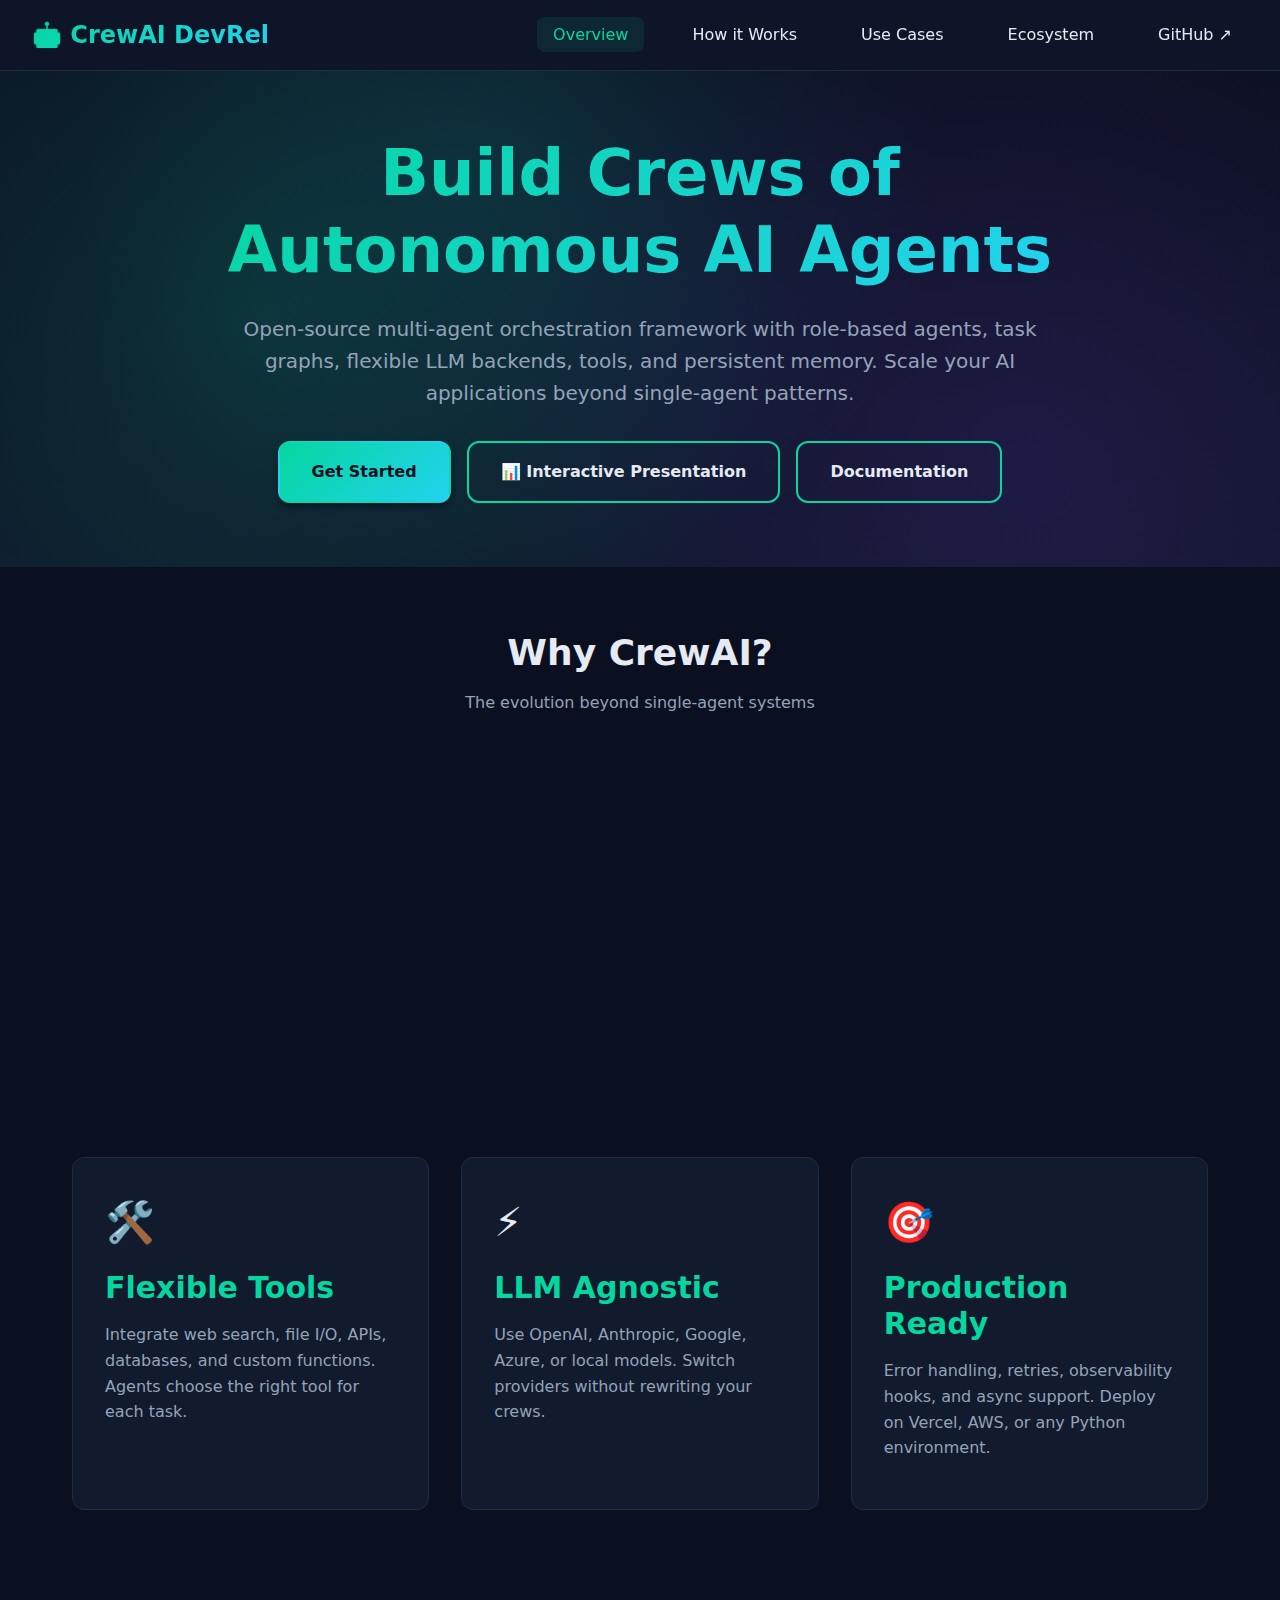
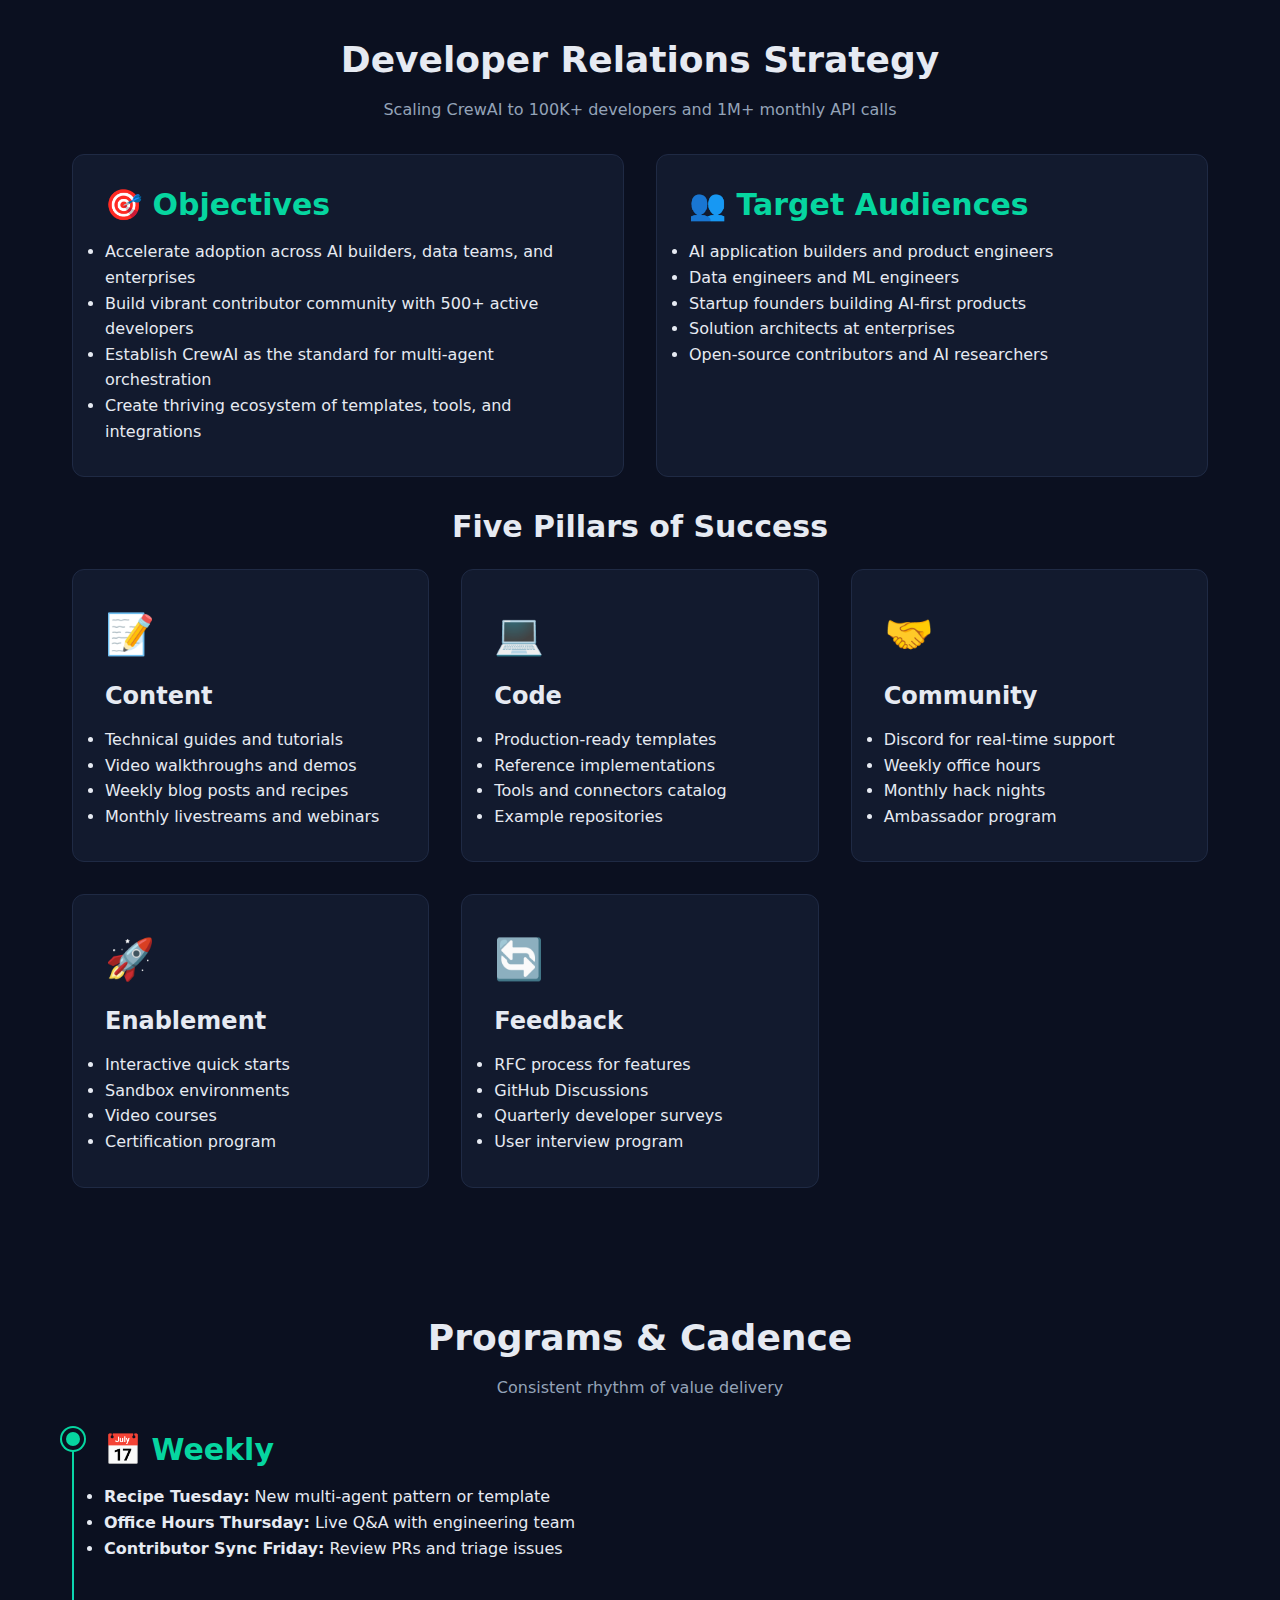
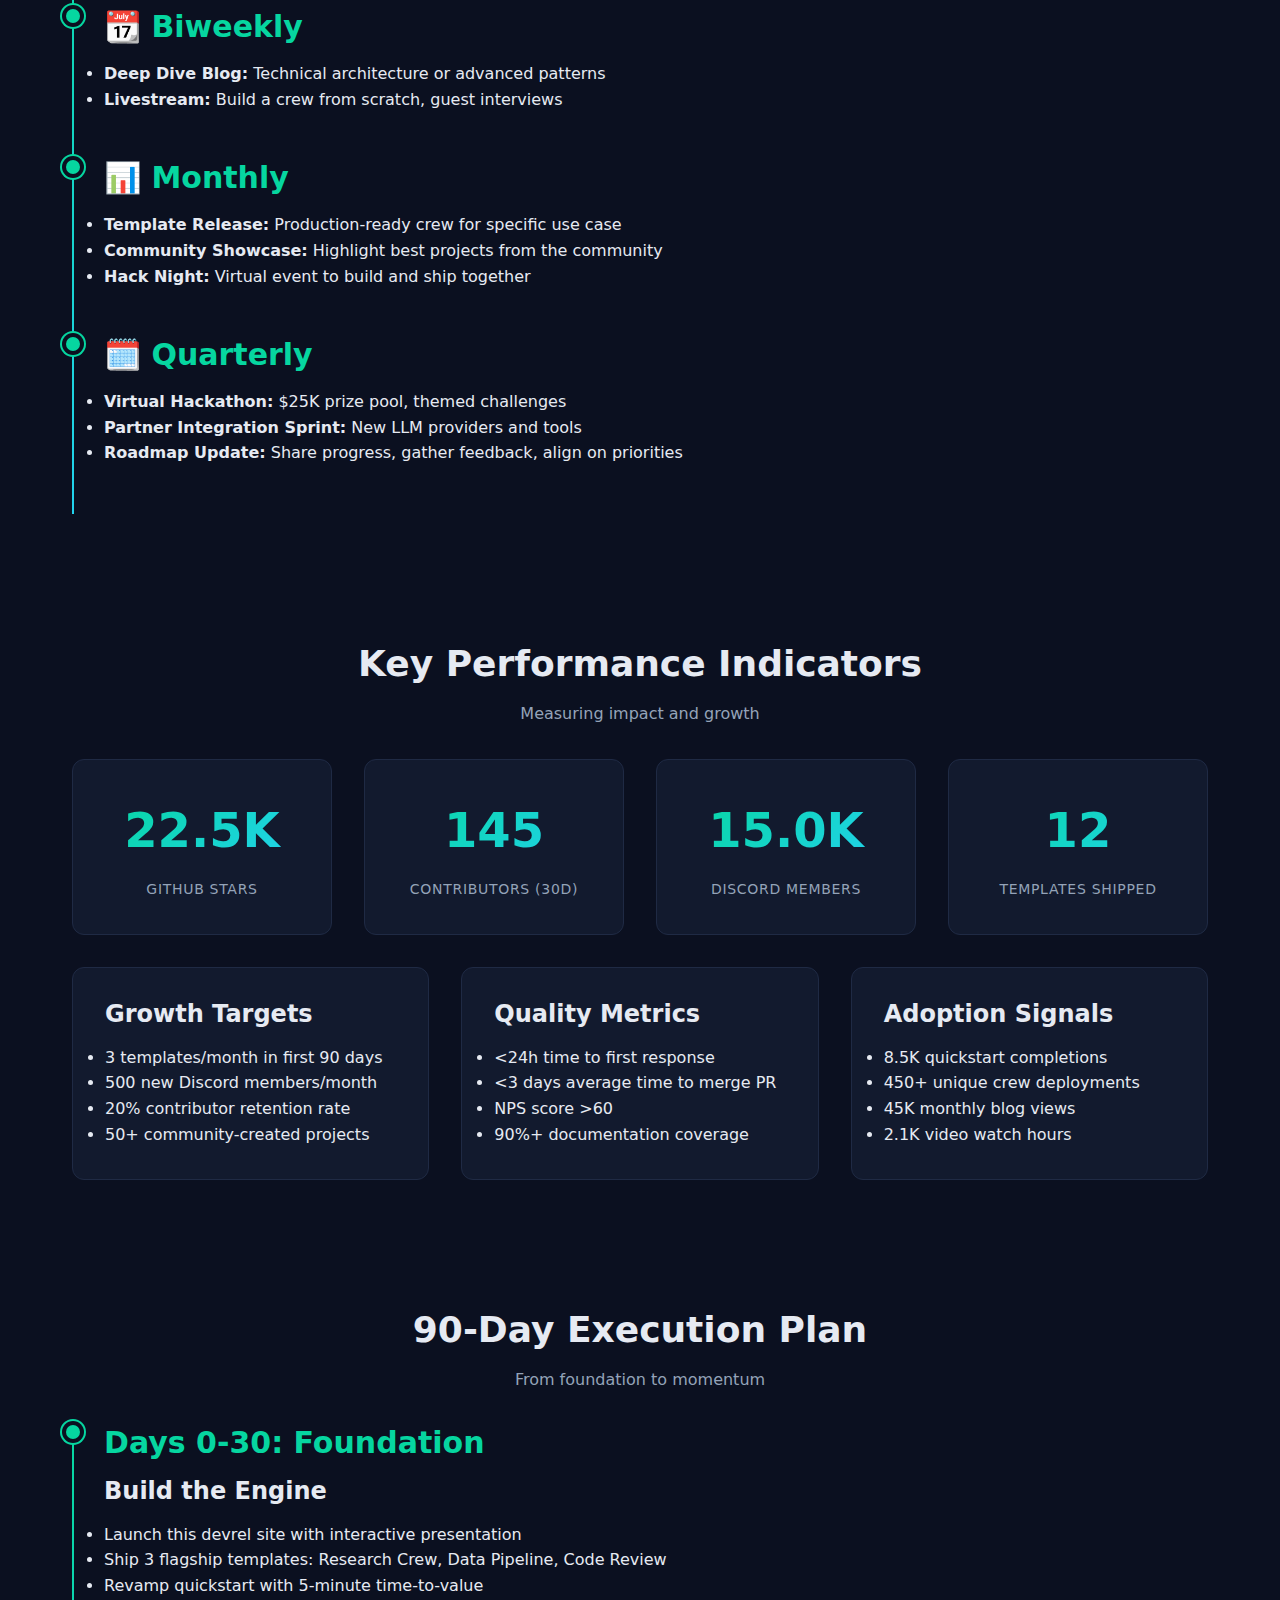
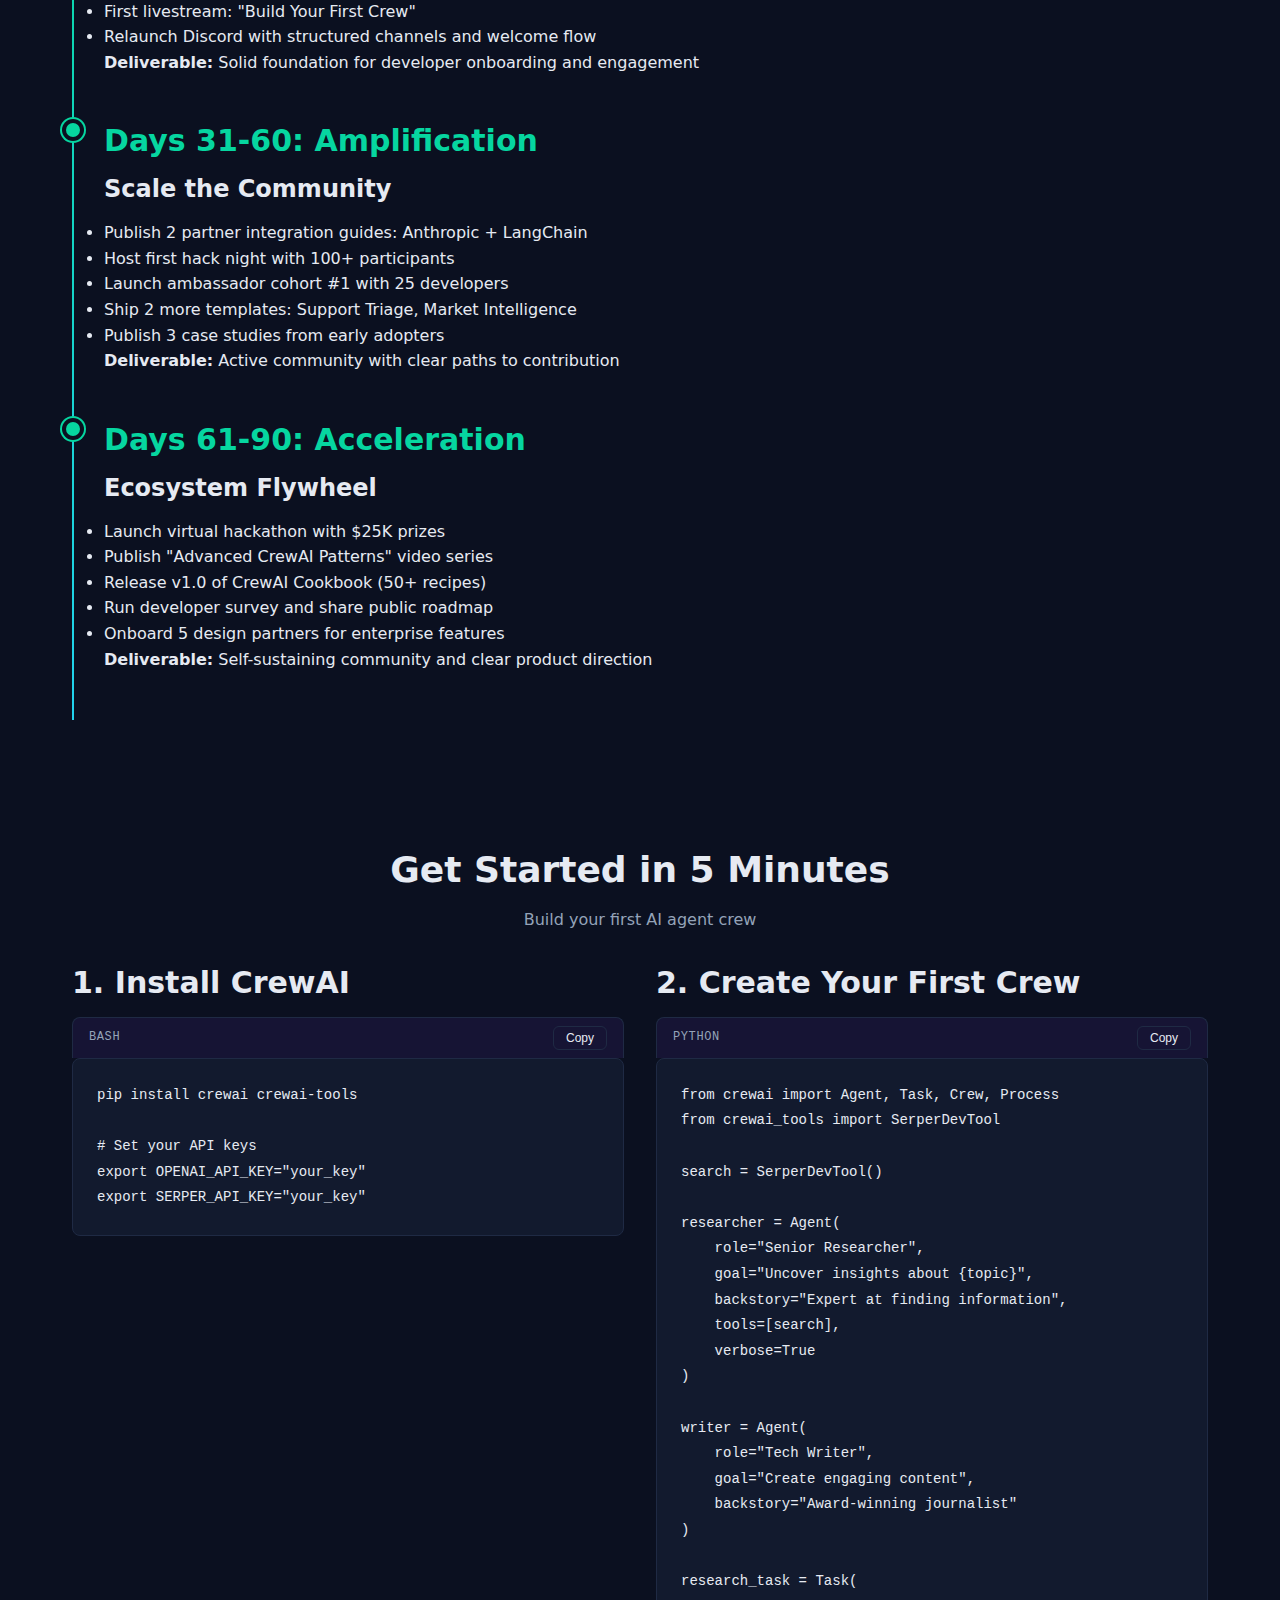
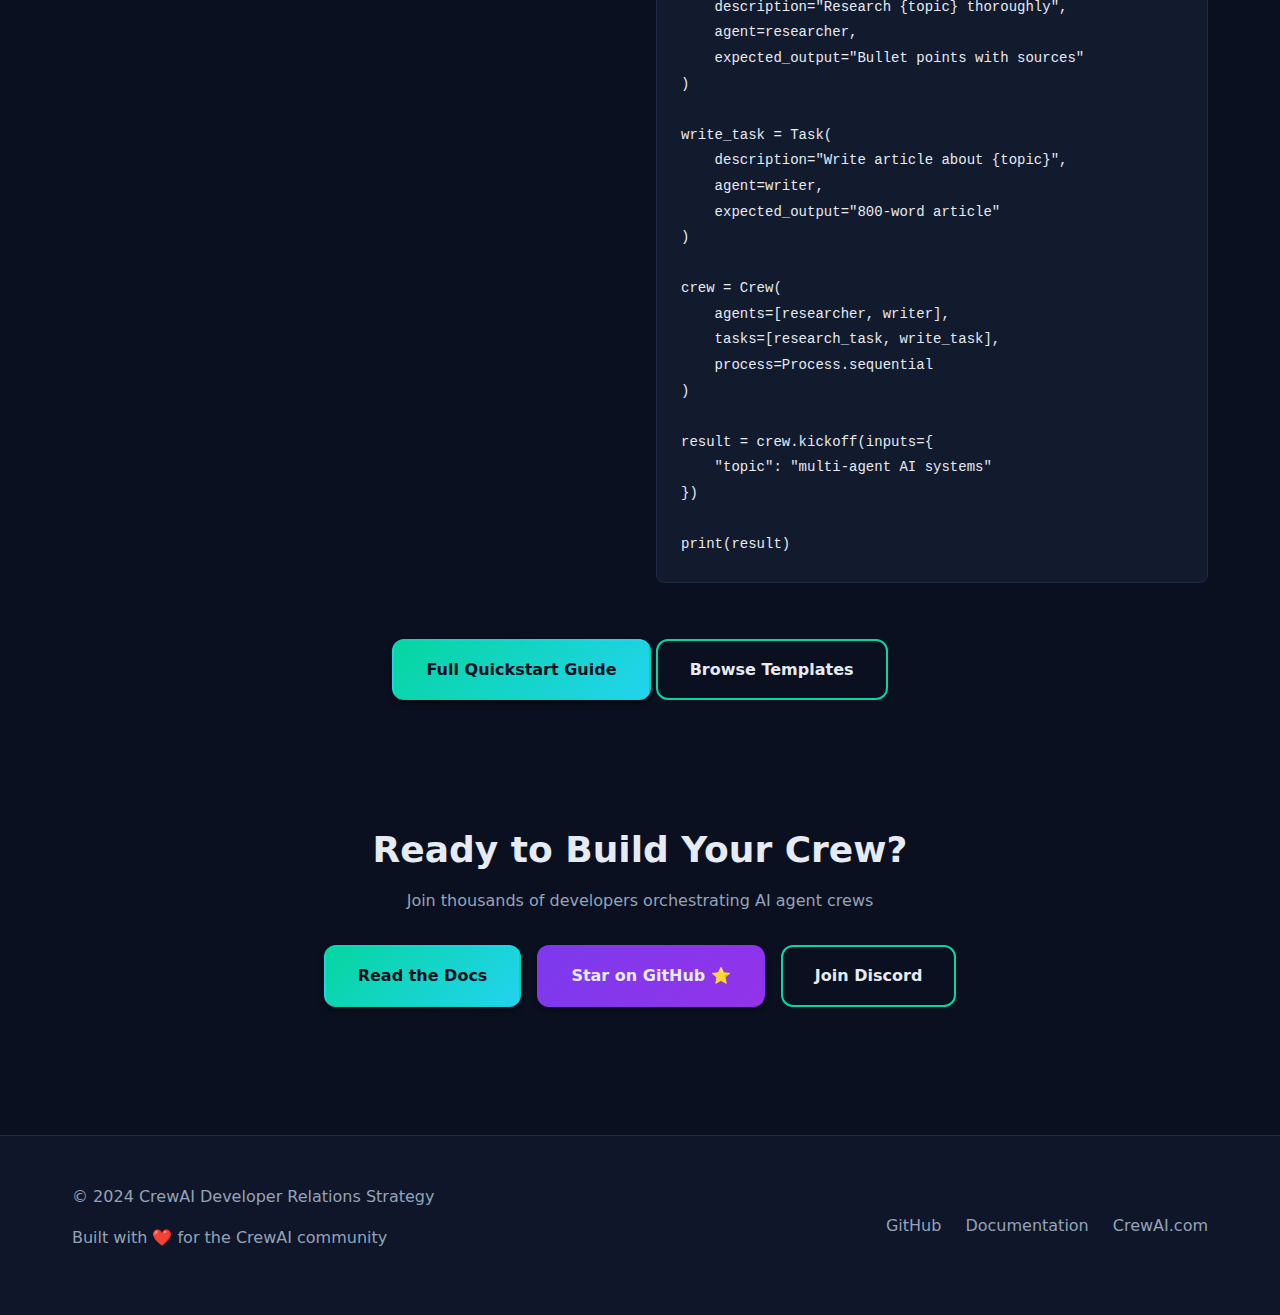
<file: index.html>
<!DOCTYPE html>
<html lang="en">
<head>
    <meta charset="UTF-8">
    <meta name="viewport" content="width=device-width, initial-scale=1.0">
    <title>CrewAI Developer Relations Strategy | Multi-Agent Orchestration Framework</title>
    <meta name="description" content="Comprehensive developer relations strategy for CrewAI - the open-source framework for orchestrating autonomous AI agent crews with roles, tasks, and tools.">
    <meta property="og:title" content="CrewAI Developer Relations Strategy">
    <meta property="og:description" content="Building a thriving developer community around multi-agent AI orchestration">
    <meta property="og:type" content="website">
    <meta name="twitter:card" content="summary_large_image">
    <link rel="stylesheet" href="assets/css/styles.css">
    <link rel="icon" href="data:image/svg+xml,<svg xmlns='http://www.w3.org/2000/svg' viewBox='0 0 100 100'><text y='.9em' font-size='90'>🤖</text></svg>">
</head>
<body>
    <!-- Header -->
    <header>
        <nav>
            <div class="nav-brand">🤖 CrewAI DevRel</div>
            <button class="mobile-menu-toggle" aria-label="Toggle menu" aria-expanded="false">☰</button>
            <ul class="nav-links">
                <li><a href="index.html" class="active">Overview</a></li>
                <li><a href="how-it-works.html">How it Works</a></li>
                <li><a href="use-cases.html">Use Cases</a></li>
                <li><a href="ecosystem.html">Ecosystem</a></li>
                <li><a href="https://github.com/crewAIInc/crewAI" target="_blank" rel="noopener">GitHub ↗</a></li>
            </ul>
        </nav>
    </header>

    <!-- Hero Section -->
    <section class="hero">
        <div class="hero-content">
            <h1>Build Crews of Autonomous AI Agents</h1>
            <p>Open-source multi-agent orchestration framework with role-based agents, task graphs, flexible LLM backends, tools, and persistent memory. Scale your AI applications beyond single-agent patterns.</p>
            <div class="hero-buttons">
                <a href="#quickstart" class="btn btn-primary">Get Started</a>
                <a href="how-it-works.html" class="btn btn-secondary">📊 Interactive Presentation</a>
                <a href="https://docs.crewai.com" target="_blank" rel="noopener" class="btn btn-secondary">Documentation</a>
            </div>
        </div>
    </section>

    <!-- Why CrewAI Section -->
    <section class="section">
        <div class="container">
            <h2 class="text-center">Why CrewAI?</h2>
            <p class="text-center text-muted mb-xl">The evolution beyond single-agent systems</p>
            
            <div class="grid grid-3">
                <div class="card">
                    <div class="card-icon">🎭</div>
                    <h3>Role-Driven Agents</h3>
                    <p>Define agents with specific roles, goals, and backstories. Each agent brings specialized expertise to your crew, just like a real team.</p>
                </div>
                
                <div class="card">
                    <div class="card-icon">🔗</div>
                    <h3>Task Orchestration</h3>
                    <p>Build complex workflows with sequential or parallel task execution. Dependencies, handoffs, and context sharing handled automatically.</p>
                </div>
                
                <div class="card">
                    <div class="card-icon">🧠</div>
                    <h3>Persistent Memory</h3>
                    <p>Agents remember past interactions and learn from experience. Short-term, long-term, and entity memory for context-aware responses.</p>
                </div>
                
                <div class="card">
                    <div class="card-icon">🛠️</div>
                    <h3>Flexible Tools</h3>
                    <p>Integrate web search, file I/O, APIs, databases, and custom functions. Agents choose the right tool for each task.</p>
                </div>
                
                <div class="card">
                    <div class="card-icon">⚡</div>
                    <h3>LLM Agnostic</h3>
                    <p>Use OpenAI, Anthropic, Google, Azure, or local models. Switch providers without rewriting your crews.</p>
                </div>
                
                <div class="card">
                    <div class="card-icon">🎯</div>
                    <h3>Production Ready</h3>
                    <p>Error handling, retries, observability hooks, and async support. Deploy on Vercel, AWS, or any Python environment.</p>
                </div>
            </div>
        </div>
    </section>

    <!-- DevRel Strategy Section -->
    <section class="section bg-gradient">
        <div class="container">
            <h2 class="text-center">Developer Relations Strategy</h2>
            <p class="text-center text-muted mb-xl">Scaling CrewAI to 100K+ developers and 1M+ monthly API calls</p>
            
            <div class="grid grid-2 mb-xl">
                <div class="card">
                    <h3>🎯 Objectives</h3>
                    <ul class="content-list">
                        <li>Accelerate adoption across AI builders, data teams, and enterprises</li>
                        <li>Build vibrant contributor community with 500+ active developers</li>
                        <li>Establish CrewAI as the standard for multi-agent orchestration</li>
                        <li>Create thriving ecosystem of templates, tools, and integrations</li>
                    </ul>
                </div>
                
                <div class="card">
                    <h3>👥 Target Audiences</h3>
                    <ul class="content-list">
                        <li>AI application builders and product engineers</li>
                        <li>Data engineers and ML engineers</li>
                        <li>Startup founders building AI-first products</li>
                        <li>Solution architects at enterprises</li>
                        <li>Open-source contributors and AI researchers</li>
                    </ul>
                </div>
            </div>
            
            <h3 class="text-center mb-lg">Five Pillars of Success</h3>
            <div class="grid grid-3">
                <div class="card">
                    <div class="card-icon">📝</div>
                    <h4>Content</h4>
                    <ul>
                        <li>Technical guides and tutorials</li>
                        <li>Video walkthroughs and demos</li>
                        <li>Weekly blog posts and recipes</li>
                        <li>Monthly livestreams and webinars</li>
                    </ul>
                </div>
                
                <div class="card">
                    <div class="card-icon">💻</div>
                    <h4>Code</h4>
                    <ul>
                        <li>Production-ready templates</li>
                        <li>Reference implementations</li>
                        <li>Tools and connectors catalog</li>
                        <li>Example repositories</li>
                    </ul>
                </div>
                
                <div class="card">
                    <div class="card-icon">🤝</div>
                    <h4>Community</h4>
                    <ul>
                        <li>Discord for real-time support</li>
                        <li>Weekly office hours</li>
                        <li>Monthly hack nights</li>
                        <li>Ambassador program</li>
                    </ul>
                </div>
                
                <div class="card">
                    <div class="card-icon">🚀</div>
                    <h4>Enablement</h4>
                    <ul>
                        <li>Interactive quick starts</li>
                        <li>Sandbox environments</li>
                        <li>Video courses</li>
                        <li>Certification program</li>
                    </ul>
                </div>
                
                <div class="card">
                    <div class="card-icon">🔄</div>
                    <h4>Feedback</h4>
                    <ul>
                        <li>RFC process for features</li>
                        <li>GitHub Discussions</li>
                        <li>Quarterly developer surveys</li>
                        <li>User interview program</li>
                    </ul>
                </div>
            </div>
        </div>
    </section>

    <!-- Programs and Cadence -->
    <section class="section">
        <div class="container">
            <h2 class="text-center">Programs & Cadence</h2>
            <p class="text-center text-muted mb-xl">Consistent rhythm of value delivery</p>
            
            <div class="timeline">
                <div class="timeline-item">
                    <div class="timeline-content">
                        <h3>📅 Weekly</h3>
                        <ul>
                            <li><strong>Recipe Tuesday:</strong> New multi-agent pattern or template</li>
                            <li><strong>Office Hours Thursday:</strong> Live Q&A with engineering team</li>
                            <li><strong>Contributor Sync Friday:</strong> Review PRs and triage issues</li>
                        </ul>
                    </div>
                </div>
                
                <div class="timeline-item">
                    <div class="timeline-content">
                        <h3>📆 Biweekly</h3>
                        <ul>
                            <li><strong>Deep Dive Blog:</strong> Technical architecture or advanced patterns</li>
                            <li><strong>Livestream:</strong> Build a crew from scratch, guest interviews</li>
                        </ul>
                    </div>
                </div>
                
                <div class="timeline-item">
                    <div class="timeline-content">
                        <h3>📊 Monthly</h3>
                        <ul>
                            <li><strong>Template Release:</strong> Production-ready crew for specific use case</li>
                            <li><strong>Community Showcase:</strong> Highlight best projects from the community</li>
                            <li><strong>Hack Night:</strong> Virtual event to build and ship together</li>
                        </ul>
                    </div>
                </div>
                
                <div class="timeline-item">
                    <div class="timeline-content">
                        <h3>🗓️ Quarterly</h3>
                        <ul>
                            <li><strong>Virtual Hackathon:</strong> $25K prize pool, themed challenges</li>
                            <li><strong>Partner Integration Sprint:</strong> New LLM providers and tools</li>
                            <li><strong>Roadmap Update:</strong> Share progress, gather feedback, align on priorities</li>
                        </ul>
                    </div>
                </div>
            </div>
        </div>
    </section>

    <!-- Metrics Section -->
    <section class="section bg-gradient" id="metrics-data">
        <div class="container">
            <h2 class="text-center">Key Performance Indicators</h2>
            <p class="text-center text-muted mb-xl">Measuring impact and growth</p>
            
            <div class="grid grid-4">
                <div class="stat-card">
                    <span class="stat-value" id="github-stars">22.5K</span>
                    <span class="stat-label">GitHub Stars</span>
                </div>
                <div class="stat-card">
                    <span class="stat-value" id="contributors">145</span>
                    <span class="stat-label">Contributors (30d)</span>
                </div>
                <div class="stat-card">
                    <span class="stat-value" id="discord-members">15K</span>
                    <span class="stat-label">Discord Members</span>
                </div>
                <div class="stat-card">
                    <span class="stat-value" id="templates-shipped">12</span>
                    <span class="stat-label">Templates Shipped</span>
                </div>
            </div>
            
            <div class="grid grid-3 mt-xl">
                <div class="card">
                    <h4>Growth Targets</h4>
                    <ul class="content-list">
                        <li>3 templates/month in first 90 days</li>
                        <li>500 new Discord members/month</li>
                        <li>20% contributor retention rate</li>
                        <li>50+ community-created projects</li>
                    </ul>
                </div>
                
                <div class="card">
                    <h4>Quality Metrics</h4>
                    <ul class="content-list">
                        <li>&lt;24h time to first response</li>
                        <li>&lt;3 days average time to merge PR</li>
                        <li>NPS score &gt;60</li>
                        <li>90%+ documentation coverage</li>
                    </ul>
                </div>
                
                <div class="card">
                    <h4>Adoption Signals</h4>
                    <ul class="content-list">
                        <li>8.5K quickstart completions</li>
                        <li>450+ unique crew deployments</li>
                        <li>45K monthly blog views</li>
                        <li>2.1K video watch hours</li>
                    </ul>
                </div>
            </div>
        </div>
    </section>

    <!-- 90-Day Plan -->
    <section class="section">
        <div class="container">
            <h2 class="text-center">90-Day Execution Plan</h2>
            <p class="text-center text-muted mb-xl">From foundation to momentum</p>
            
            <div class="timeline">
                <div class="timeline-item">
                    <div class="timeline-content">
                        <h3>Days 0-30: Foundation</h3>
                        <h4>Build the Engine</h4>
                        <ul>
                            <li>Launch this devrel site with interactive presentation</li>
                            <li>Ship 3 flagship templates: Research Crew, Data Pipeline, Code Review</li>
                            <li>Revamp quickstart with 5-minute time-to-value</li>
                            <li>First livestream: "Build Your First Crew"</li>
                            <li>Relaunch Discord with structured channels and welcome flow</li>
                        </ul>
                        <div class="content-highlight">
                            <strong>Deliverable:</strong> Solid foundation for developer onboarding and engagement
                        </div>
                    </div>
                </div>
                
                <div class="timeline-item">
                    <div class="timeline-content">
                        <h3>Days 31-60: Amplification</h3>
                        <h4>Scale the Community</h4>
                        <ul>
                            <li>Publish 2 partner integration guides: Anthropic + LangChain</li>
                            <li>Host first hack night with 100+ participants</li>
                            <li>Launch ambassador cohort #1 with 25 developers</li>
                            <li>Ship 2 more templates: Support Triage, Market Intelligence</li>
                            <li>Publish 3 case studies from early adopters</li>
                        </ul>
                        <div class="content-highlight">
                            <strong>Deliverable:</strong> Active community with clear paths to contribution
                        </div>
                    </div>
                </div>
                
                <div class="timeline-item">
                    <div class="timeline-content">
                        <h3>Days 61-90: Acceleration</h3>
                        <h4>Ecosystem Flywheel</h4>
                        <ul>
                            <li>Launch virtual hackathon with $25K prizes</li>
                            <li>Publish "Advanced CrewAI Patterns" video series</li>
                            <li>Release v1.0 of CrewAI Cookbook (50+ recipes)</li>
                            <li>Run developer survey and share public roadmap</li>
                            <li>Onboard 5 design partners for enterprise features</li>
                        </ul>
                        <div class="content-highlight">
                            <strong>Deliverable:</strong> Self-sustaining community and clear product direction
                        </div>
                    </div>
                </div>
            </div>
        </div>
    </section>

    <!-- Quickstart Section -->
    <section class="section bg-gradient" id="quickstart">
        <div class="container">
            <h2 class="text-center">Get Started in 5 Minutes</h2>
            <p class="text-center text-muted mb-xl">Build your first AI agent crew</p>
            
            <div class="grid grid-2">
                <div>
                    <h3>1. Install CrewAI</h3>
                    <div class="code-block-header">
                        <span class="code-language">bash</span>
                        <button class="copy-button">Copy</button>
                    </div>
                    <pre><code class="language-bash">pip install crewai crewai-tools

# Set your API keys
export OPENAI_API_KEY="your_key"
export SERPER_API_KEY="your_key"</code></pre>
                </div>
                
                <div>
                    <h3>2. Create Your First Crew</h3>
                    <div class="code-block-header">
                        <span class="code-language">python</span>
                        <button class="copy-button">Copy</button>
                    </div>
                    <pre><code class="language-python">from crewai import Agent, Task, Crew, Process
from crewai_tools import SerperDevTool

search = SerperDevTool()

researcher = Agent(
    role="Senior Researcher",
    goal="Uncover insights about {topic}",
    backstory="Expert at finding information",
    tools=[search],
    verbose=True
)

writer = Agent(
    role="Tech Writer",
    goal="Create engaging content",
    backstory="Award-winning journalist"
)

research_task = Task(
    description="Research {topic} thoroughly",
    agent=researcher,
    expected_output="Bullet points with sources"
)

write_task = Task(
    description="Write article about {topic}",
    agent=writer,
    expected_output="800-word article"
)

crew = Crew(
    agents=[researcher, writer],
    tasks=[research_task, write_task],
    process=Process.sequential
)

result = crew.kickoff(inputs={
    "topic": "multi-agent AI systems"
})

print(result)</code></pre>
                </div>
            </div>
            
            <div class="text-center mt-xl">
                <a href="https://docs.crewai.com/quickstart" target="_blank" rel="noopener" class="btn btn-primary">Full Quickstart Guide</a>
                <a href="use-cases.html" class="btn btn-secondary">Browse Templates</a>
            </div>
        </div>
    </section>

    <!-- CTA Section -->
    <section class="section">
        <div class="container text-center">
            <h2>Ready to Build Your Crew?</h2>
            <p class="text-muted mb-xl">Join thousands of developers orchestrating AI agent crews</p>
            <div class="hero-buttons">
                <a href="https://docs.crewai.com" target="_blank" rel="noopener" class="btn btn-primary">Read the Docs</a>
                <a href="https://github.com/crewAIInc/crewAI" target="_blank" rel="noopener" class="btn btn-accent">Star on GitHub ⭐</a>
                <a href="https://discord.gg/crewai" target="_blank" rel="noopener" class="btn btn-secondary">Join Discord</a>
            </div>
        </div>
    </section>

    <!-- Footer -->
    <footer>
        <div class="container">
            <div class="footer-content">
                <div>
                    <p>&copy; 2024 CrewAI Developer Relations Strategy</p>
                    <p class="text-muted">Built with ❤️ for the CrewAI community</p>
                </div>
                <ul class="footer-links">
                    <li><a href="https://github.com/colygon/crewai-devrel" target="_blank" rel="noopener">GitHub</a></li>
                    <li><a href="https://docs.crewai.com" target="_blank" rel="noopener">Documentation</a></li>
                    <li><a href="https://crewai.com" target="_blank" rel="noopener">CrewAI.com</a></li>
                </ul>
            </div>
        </div>
    </footer>

    <script src="assets/js/main.js"></script>
</body>
</html>
</file>
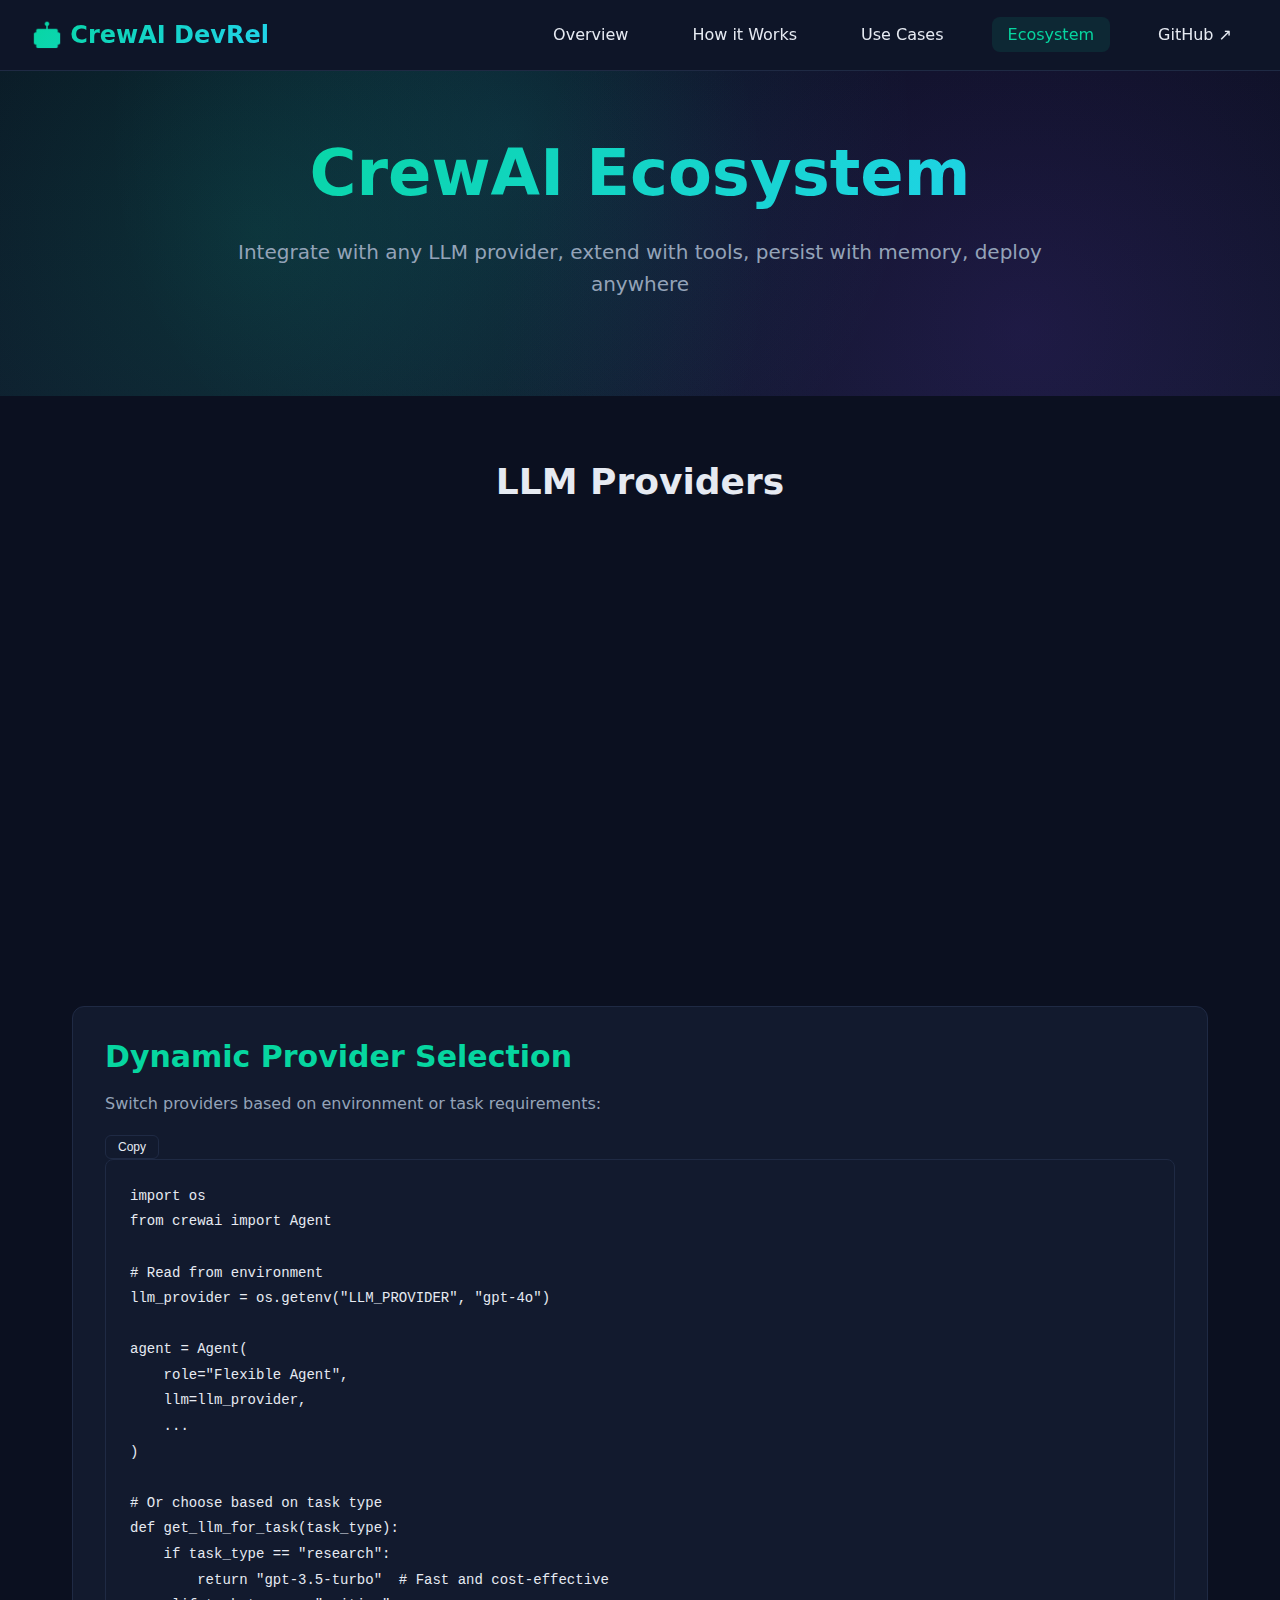
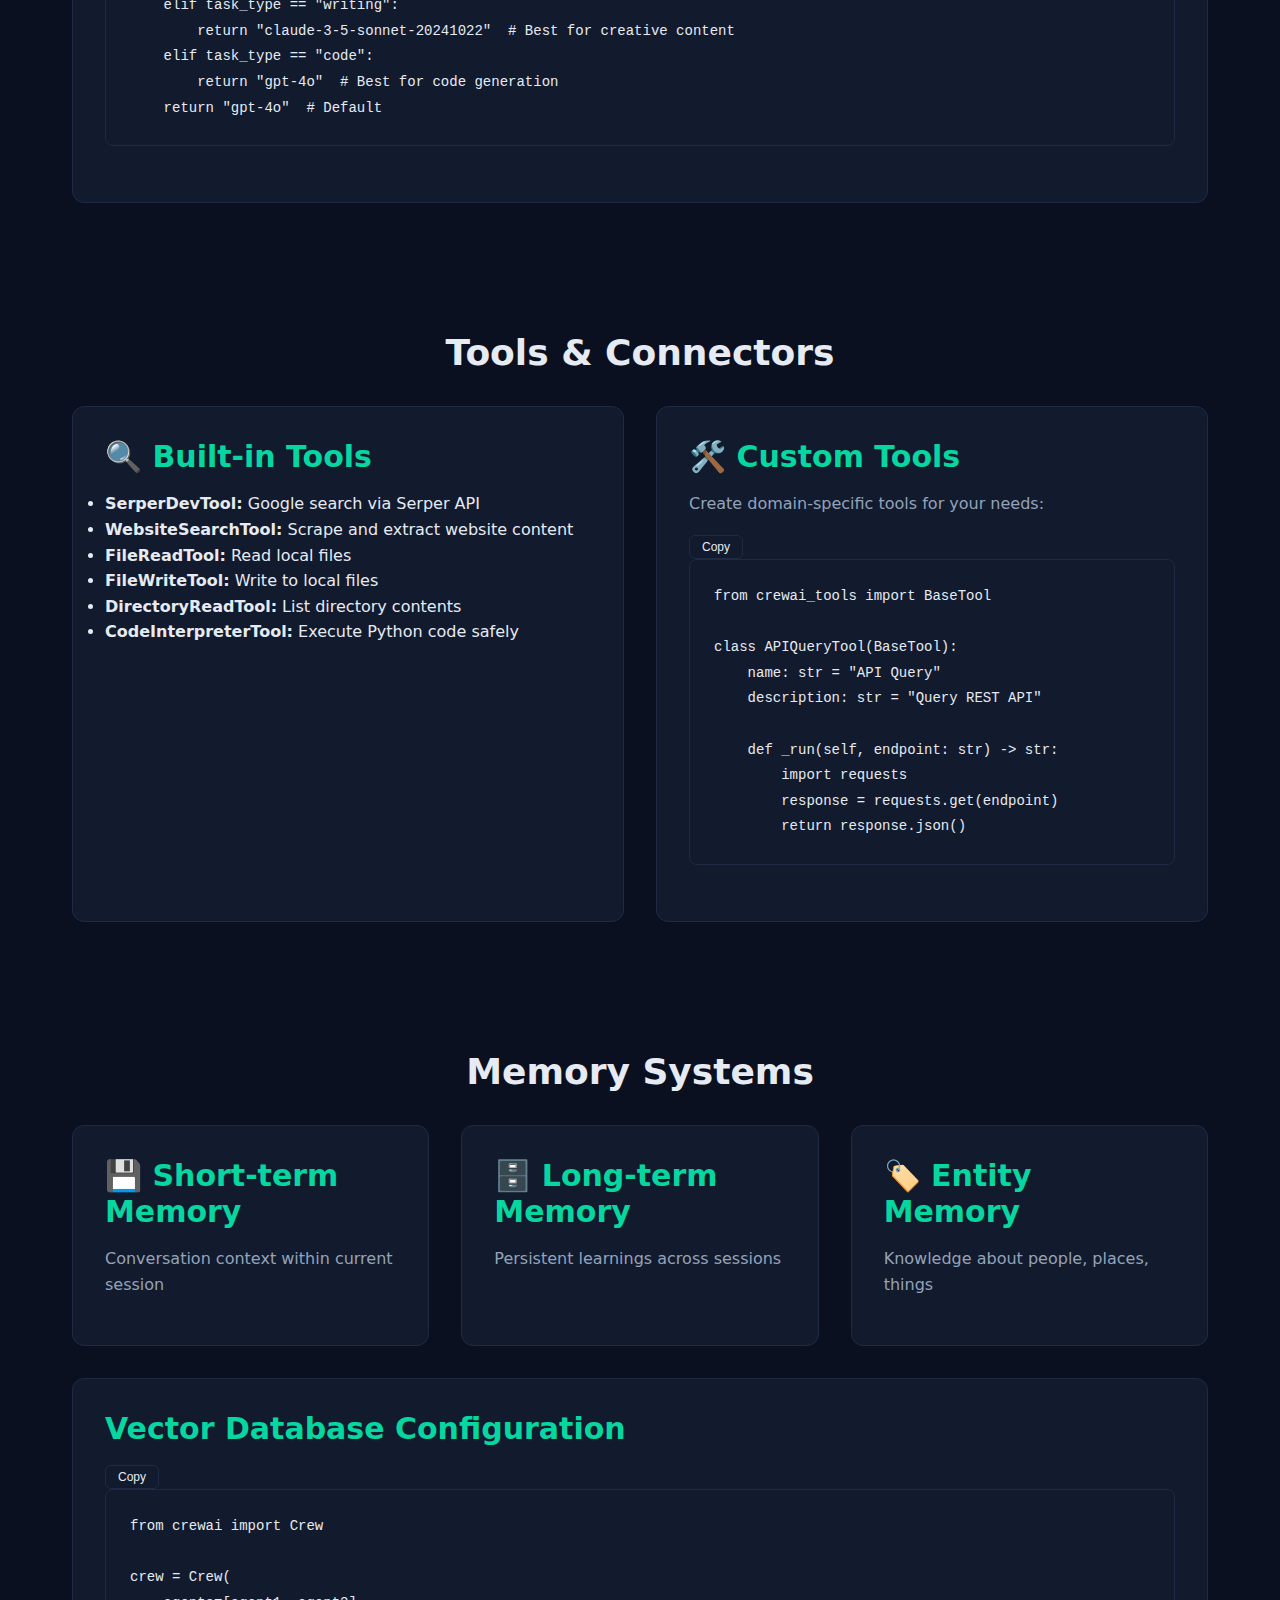
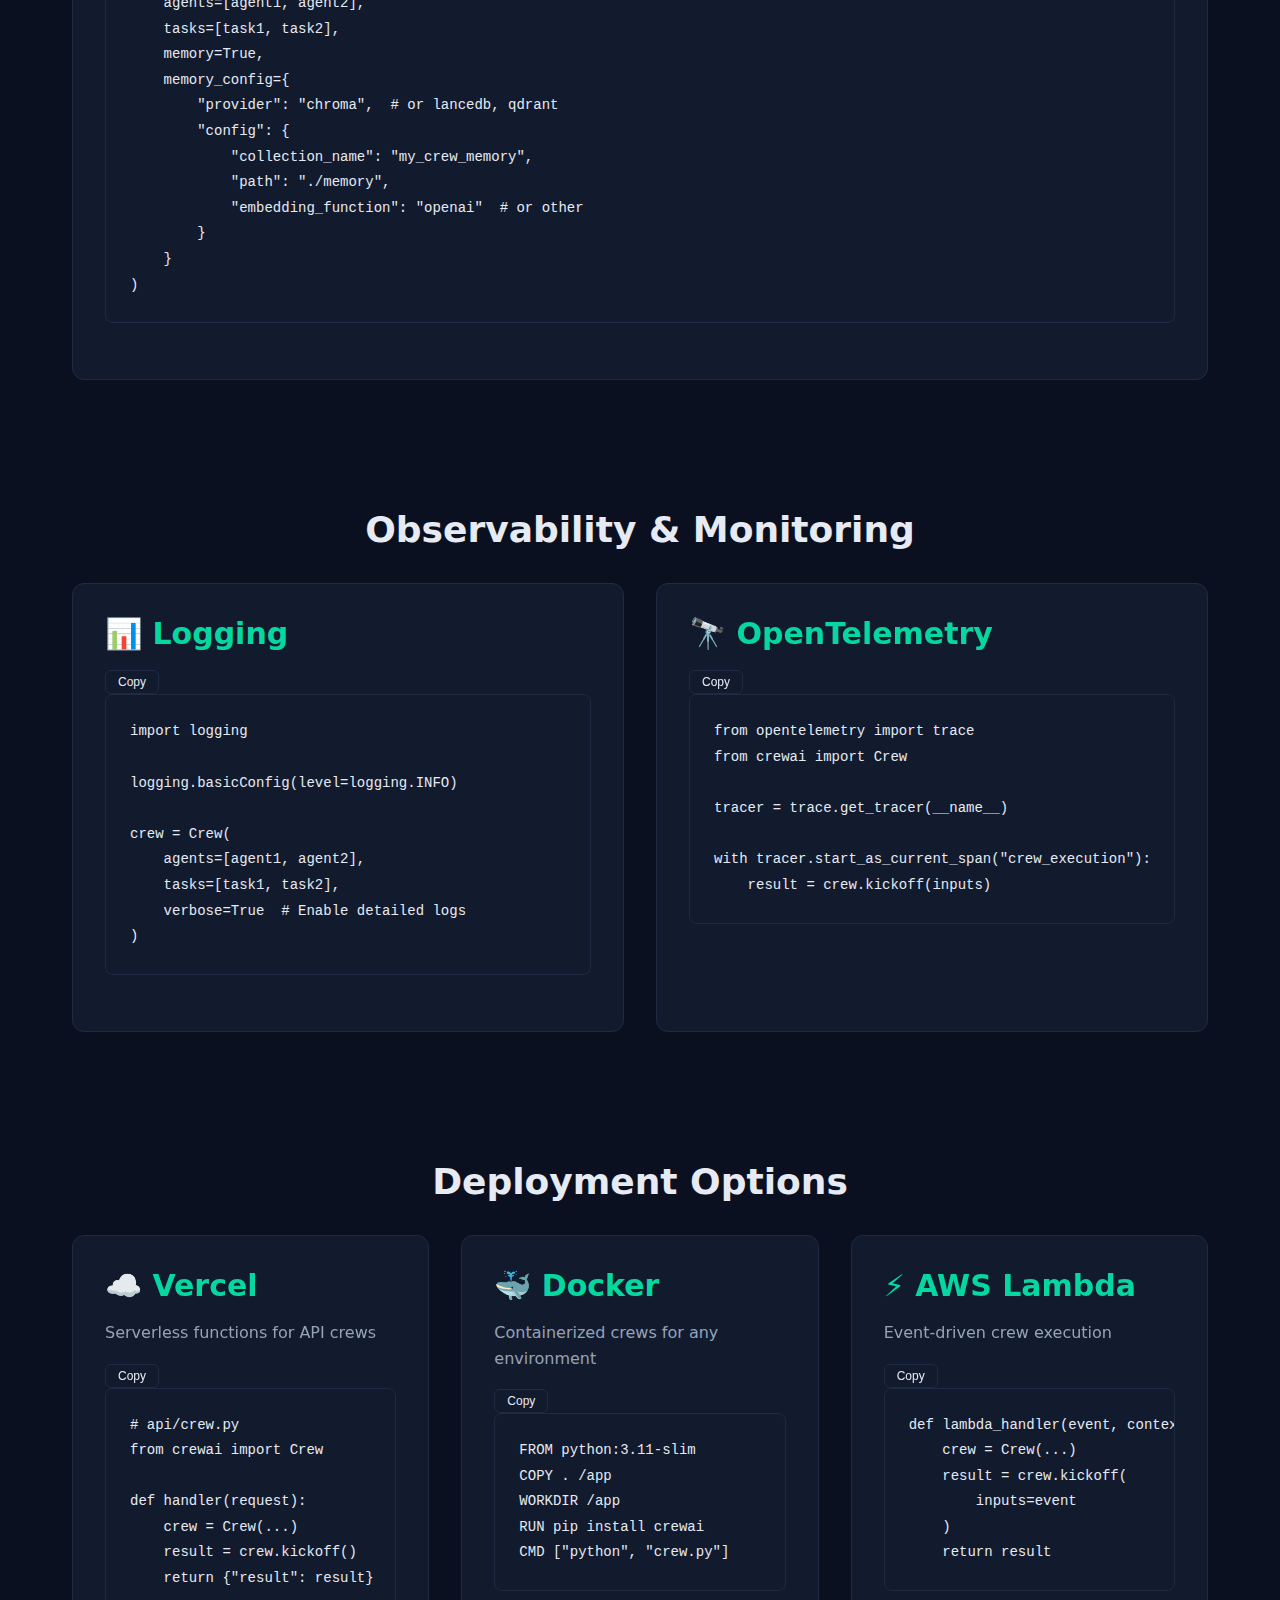
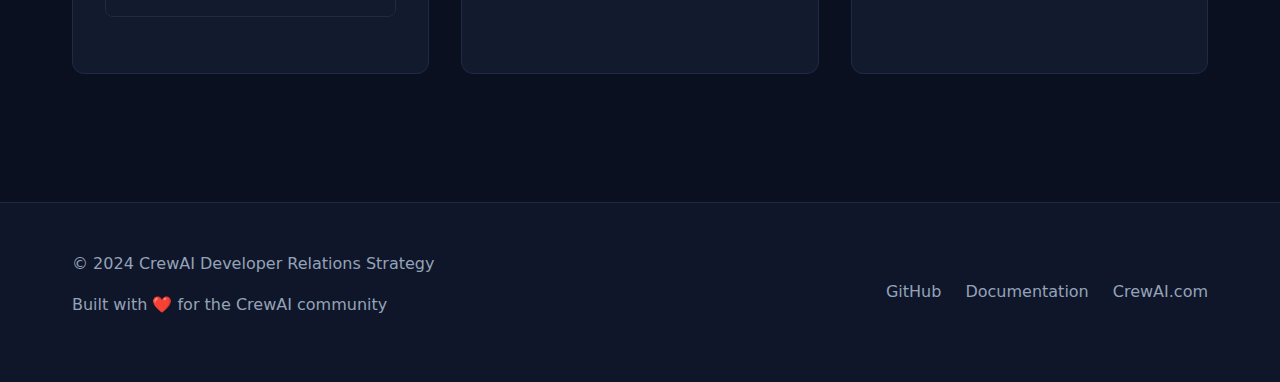
<file: ecosystem.html>
<!DOCTYPE html>
<html lang="en">
<head>
    <meta charset="UTF-8">
    <meta name="viewport" content="width=device-width, initial-scale=1.0">
    <title>CrewAI Ecosystem | LLM Providers, Tools & Deployment</title>
    <meta name="description" content="Complete guide to CrewAI's ecosystem - LLM providers, tools, memory systems, observability, and deployment options">
    <link rel="stylesheet" href="assets/css/styles.css">
    <link rel="icon" href="data:image/svg+xml,<svg xmlns='http://www.w3.org/2000/svg' viewBox='0 0 100 100'><text y='.9em' font-size='90'>🤖</text></svg>">
</head>
<body>
    <header>
        <nav>
            <div class="nav-brand">🤖 CrewAI DevRel</div>
            <button class="mobile-menu-toggle" aria-label="Toggle menu" aria-expanded="false">☰</button>
            <ul class="nav-links">
                <li><a href="index.html">Overview</a></li>
                <li><a href="how-it-works.html">How it Works</a></li>
                <li><a href="use-cases.html">Use Cases</a></li>
                <li><a href="ecosystem.html" class="active">Ecosystem</a></li>
                <li><a href="https://github.com/crewAIInc/crewAI" target="_blank" rel="noopener">GitHub ↗</a></li>
            </ul>
        </nav>
    </header>

    <section class="hero">
        <div class="hero-content">
            <h1>CrewAI Ecosystem</h1>
            <p>Integrate with any LLM provider, extend with tools, persist with memory, deploy anywhere</p>
        </div>
    </section>

    <section class="section">
        <div class="container">
            <h2 class="text-center mb-xl">LLM Providers</h2>
            <div class="grid grid-3">
                <div class="card">
                    <h3>🤖 OpenAI</h3>
                    <p>GPT-4, GPT-4 Turbo, GPT-3.5</p>
                    <pre><code class="language-python">from crewai import Agent

agent = Agent(
    role="Analyst",
    llm="gpt-4o",  # or gpt-3.5-turbo
    ...
)</code></pre>
                </div>
                <div class="card">
                    <h3>🧠 Anthropic</h3>
                    <p>Claude 3 Opus, Sonnet, Haiku</p>
                    <pre><code class="language-python">agent = Agent(
    role="Writer",
    llm="claude-3-5-sonnet-20241022",
    ...
)</code></pre>
                </div>
                <div class="card">
                    <h3>🌐 Google</h3>
                    <p>Gemini Pro, Gemini Flash</p>
                    <pre><code class="language-python">agent = Agent(
    role="Researcher",
    llm="gemini/gemini-pro",
    ...
)</code></pre>
                </div>
            </div>
            
            <div class="card mt-xl">
                <h3>Dynamic Provider Selection</h3>
                <p>Switch providers based on environment or task requirements:</p>
                <pre><code class="language-python">import os
from crewai import Agent

# Read from environment
llm_provider = os.getenv("LLM_PROVIDER", "gpt-4o")

agent = Agent(
    role="Flexible Agent",
    llm=llm_provider,
    ...
)

# Or choose based on task type
def get_llm_for_task(task_type):
    if task_type == "research":
        return "gpt-3.5-turbo"  # Fast and cost-effective
    elif task_type == "writing":
        return "claude-3-5-sonnet-20241022"  # Best for creative content
    elif task_type == "code":
        return "gpt-4o"  # Best for code generation
    return "gpt-4o"  # Default</code></pre>
            </div>
        </div>
    </section>

    <section class="section bg-gradient">
        <div class="container">
            <h2 class="text-center mb-xl">Tools & Connectors</h2>
            <div class="grid grid-2">
                <div class="card">
                    <h3>🔍 Built-in Tools</h3>
                    <ul class="content-list">
                        <li><strong>SerperDevTool:</strong> Google search via Serper API</li>
                        <li><strong>WebsiteSearchTool:</strong> Scrape and extract website content</li>
                        <li><strong>FileReadTool:</strong> Read local files</li>
                        <li><strong>FileWriteTool:</strong> Write to local files</li>
                        <li><strong>DirectoryReadTool:</strong> List directory contents</li>
                        <li><strong>CodeInterpreterTool:</strong> Execute Python code safely</li>
                    </ul>
                </div>
                <div class="card">
                    <h3>🛠️ Custom Tools</h3>
                    <p>Create domain-specific tools for your needs:</p>
                    <pre><code class="language-python">from crewai_tools import BaseTool

class APIQueryTool(BaseTool):
    name: str = "API Query"
    description: str = "Query REST API"
    
    def _run(self, endpoint: str) -> str:
        import requests
        response = requests.get(endpoint)
        return response.json()</code></pre>
                </div>
            </div>
        </div>
    </section>

    <section class="section">
        <div class="container">
            <h2 class="text-center mb-xl">Memory Systems</h2>
            <div class="grid grid-3">
                <div class="card">
                    <h3>💾 Short-term Memory</h3>
                    <p>Conversation context within current session</p>
                </div>
                <div class="card">
                    <h3>🗄️ Long-term Memory</h3>
                    <p>Persistent learnings across sessions</p>
                </div>
                <div class="card">
                    <h3>🏷️ Entity Memory</h3>
                    <p>Knowledge about people, places, things</p>
                </div>
            </div>
            
            <div class="card mt-xl">
                <h3>Vector Database Configuration</h3>
                <pre><code class="language-python">from crewai import Crew

crew = Crew(
    agents=[agent1, agent2],
    tasks=[task1, task2],
    memory=True,
    memory_config={
        "provider": "chroma",  # or lancedb, qdrant
        "config": {
            "collection_name": "my_crew_memory",
            "path": "./memory",
            "embedding_function": "openai"  # or other
        }
    }
)</code></pre>
            </div>
        </div>
    </section>

    <section class="section bg-gradient">
        <div class="container">
            <h2 class="text-center mb-xl">Observability & Monitoring</h2>
            <div class="grid grid-2">
                <div class="card">
                    <h3>📊 Logging</h3>
                    <pre><code class="language-python">import logging

logging.basicConfig(level=logging.INFO)

crew = Crew(
    agents=[agent1, agent2],
    tasks=[task1, task2],
    verbose=True  # Enable detailed logs
)</code></pre>
                </div>
                <div class="card">
                    <h3>🔭 OpenTelemetry</h3>
                    <pre><code class="language-python">from opentelemetry import trace
from crewai import Crew

tracer = trace.get_tracer(__name__)

with tracer.start_as_current_span("crew_execution"):
    result = crew.kickoff(inputs)</code></pre>
                </div>
            </div>
        </div>
    </section>

    <section class="section">
        <div class="container">
            <h2 class="text-center mb-xl">Deployment Options</h2>
            <div class="grid grid-3">
                <div class="card">
                    <h3>☁️ Vercel</h3>
                    <p>Serverless functions for API crews</p>
                    <pre><code class="language-python"># api/crew.py
from crewai import Crew

def handler(request):
    crew = Crew(...)
    result = crew.kickoff()
    return {"result": result}</code></pre>
                </div>
                <div class="card">
                    <h3>🐳 Docker</h3>
                    <p>Containerized crews for any environment</p>
                    <pre><code class="language-dockerfile">FROM python:3.11-slim
COPY . /app
WORKDIR /app
RUN pip install crewai
CMD ["python", "crew.py"]</code></pre>
                </div>
                <div class="card">
                    <h3>⚡ AWS Lambda</h3>
                    <p>Event-driven crew execution</p>
                    <pre><code class="language-python">def lambda_handler(event, context):
    crew = Crew(...)
    result = crew.kickoff(
        inputs=event
    )
    return result</code></pre>
                </div>
            </div>
        </div>
    </section>

    <footer>
        <div class="container">
            <div class="footer-content">
                <div>
                    <p>&copy; 2024 CrewAI Developer Relations Strategy</p>
                    <p class="text-muted">Built with ❤️ for the CrewAI community</p>
                </div>
                <ul class="footer-links">
                    <li><a href="https://github.com/colygon/crewai-devrel">GitHub</a></li>
                    <li><a href="https://docs.crewai.com">Documentation</a></li>
                    <li><a href="https://crewai.com">CrewAI.com</a></li>
                </ul>
            </div>
        </div>
    </footer>
    <script src="assets/js/main.js"></script>
</body>
</html>
</file>
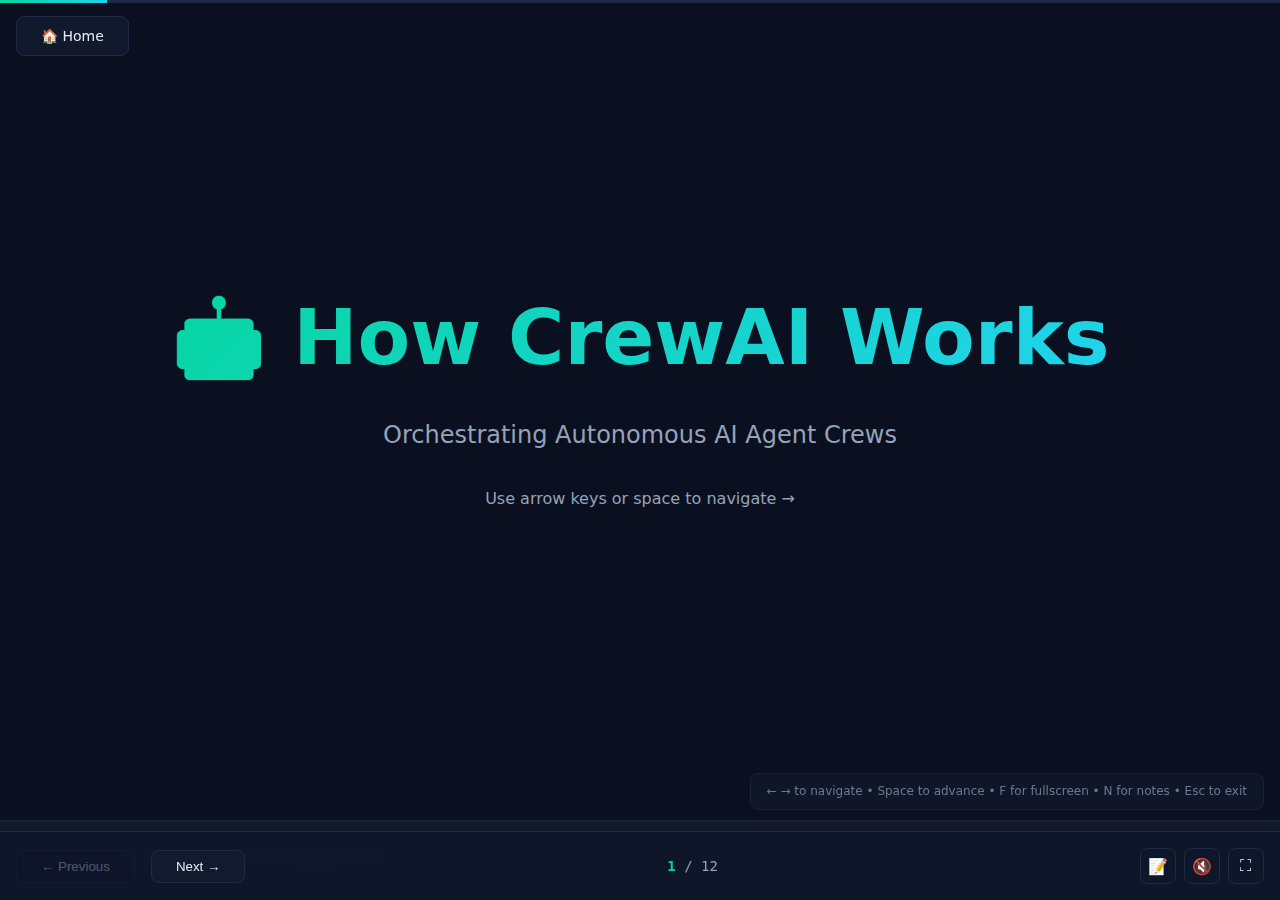
<file: how-it-works.html>
<!DOCTYPE html>
<html lang="en">
<head>
    <meta charset="UTF-8">
    <meta name="viewport" content="width=device-width, initial-scale=1.0">
    <title>How CrewAI Works | Interactive Presentation</title>
    <meta name="description" content="Interactive presentation explaining CrewAI's multi-agent orchestration architecture, patterns, and capabilities">
    <link rel="stylesheet" href="assets/css/styles.css">
    <link rel="stylesheet" href="assets/css/presentation.css">
    <link rel="icon" href="data:image/svg+xml,<svg xmlns='http://www.w3.org/2000/svg' viewBox='0 0 100 100'><text y='.9em' font-size='90'>🤖</text></svg>">
</head>
<body class="presentation-mode">
    <!-- Progress Bar -->
    <div class="progress-bar">
        <div class="progress-fill" id="progress-fill"></div>
    </div>

    <!-- Home Button -->
    <a href="index.html" class="home-button">🏠 Home</a>

    <!-- Slides Wrapper -->
    <div class="slides-wrapper">
        
        <!-- Slide 1: Title -->
        <section class="slide active" data-slide-id="1">
            <div class="slide-content slide-title">
                <h1>🤖 How CrewAI Works</h1>
                <p>Orchestrating Autonomous AI Agent Crews</p>
                <p class="text-muted" style="margin-top: 2rem; font-size: 1rem;">Use arrow keys or space to navigate →</p>
            </div>
            <div class="slide-notes" style="display: none;">
                Welcome to this interactive presentation on CrewAI. We'll explore how this powerful framework orchestrates multiple AI agents working together as a crew. Think of it like assembling a team of specialists, each with their own role and expertise, collaborating to solve complex problems.
            </div>
        </section>

        <!-- Slide 2: What is CrewAI -->
        <section class="slide" data-slide-id="2">
            <div class="slide-content">
                <h2>What is CrewAI?</h2>
                <div class="content-two-col">
                    <div>
                        <h3>The Framework</h3>
                        <p>CrewAI is an open-source Python framework for building and orchestrating autonomous AI agent crews.</p>
                        <ul class="content-list">
                            <li>Role-based agent design</li>
                            <li>Task orchestration and dependencies</li>
                            <li>Flexible LLM backends</li>
                            <li>Built-in tools and memory</li>
                        </ul>
                    </div>
                    <div>
                        <h3>Why Multi-Agent?</h3>
                        <p>Single agents hit limits. Crews excel at:</p>
                        <ul class="content-list">
                            <li>Complex, multi-step workflows</li>
                            <li>Specialized expertise per task</li>
                            <li>Parallel execution at scale</li>
                            <li>Real-world team dynamics</li>
                        </ul>
                    </div>
                </div>
            </div>
            <div class="slide-notes" style="display: none;">
                CrewAI moves beyond single-agent limitations by enabling multiple specialized agents to work together. Just like a real team where you have researchers, writers, reviewers - each agent brings specific expertise to accomplish complex goals that would be difficult for one agent alone.
            </div>
        </section>

        <!-- Slide 3: Core Concepts -->
        <section class="slide" data-slide-id="3">
            <div class="slide-content">
                <h2>Core Concepts</h2>
                <div class="grid grid-2">
                    <div class="card">
                        <div class="card-icon">🎭</div>
                        <h3>Agent</h3>
                        <p>Autonomous entity with:</p>
                        <ul>
                            <li><strong>Role:</strong> "Senior Researcher"</li>
                            <li><strong>Goal:</strong> "Find accurate information"</li>
                            <li><strong>Backstory:</strong> Context and personality</li>
                            <li><strong>Tools:</strong> Web search, file access</li>
                            <li><strong>LLM:</strong> GPT-4, Claude, etc.</li>
                        </ul>
                    </div>
                    <div class="card">
                        <div class="card-icon">📋</div>
                        <h3>Task</h3>
                        <p>Discrete work unit with:</p>
                        <ul>
                            <li><strong>Description:</strong> What to do</li>
                            <li><strong>Agent:</strong> Who does it</li>
                            <li><strong>Expected Output:</strong> Deliverable</li>
                            <li><strong>Dependencies:</strong> Task ordering</li>
                            <li><strong>Context:</strong> Shared information</li>
                        </ul>
                    </div>
                    <div class="card">
                        <div class="card-icon">👥</div>
                        <h3>Crew</h3>
                        <p>Orchestrated team with:</p>
                        <ul>
                            <li><strong>Agents:</strong> Team members</li>
                            <li><strong>Tasks:</strong> Work to complete</li>
                            <li><strong>Process:</strong> Sequential or Parallel</li>
                            <li><strong>Memory:</strong> Shared knowledge</li>
                            <li><strong>Manager:</strong> Optional coordinator</li>
                        </ul>
                    </div>
                    <div class="card">
                        <div class="card-icon">⚙️</div>
                        <h3>Process</h3>
                        <p>Execution strategy:</p>
                        <ul>
                            <li><strong>Sequential:</strong> One after another</li>
                            <li><strong>Hierarchical:</strong> Manager assigns</li>
                            <li><strong>Parallel:</strong> Concurrent execution</li>
                            <li><strong>Custom:</strong> Your own logic</li>
                        </ul>
                    </div>
                </div>
            </div>
            <div class="slide-notes" style="display: none;">
                Four core concepts power CrewAI. Agents are like team members with specific roles and tools. Tasks are the work items assigned to agents. A Crew brings agents and tasks together with a process that defines how work flows. This modular design makes complex workflows manageable.
            </div>
        </section>

        <!-- Slide 4: Agent Anatomy -->
        <section class="slide" data-slide-id="4">
            <div class="slide-content">
                <h2>Anatomy of an Agent</h2>
                <pre><code class="language-python">from crewai import Agent
from crewai_tools import SerperDevTool, FileReadTool

researcher = Agent(
    role="Senior Research Analyst",
    
    goal="Uncover cutting-edge developments in {topic}",
    
    backstory="""You're a seasoned researcher with a PhD in 
    the field. You have an eye for detail and a knack for 
    finding hidden gems in research papers and technical docs.""",
    
    tools=[
        SerperDevTool(),      # Web search
        FileReadTool()        # Read local files
    ],
    
    verbose=True,             # Show reasoning
    allow_delegation=False,   # Can't delegate to other agents
    memory=True,              # Remember past interactions
    llm="gpt-4o"             # LLM to use
)</code></pre>
                <div class="content-highlight" style="margin-top: 1.5rem;">
                    <strong>Key Insight:</strong> Role, goal, and backstory shape the agent's behavior and decision-making. Tools give agents capabilities beyond text generation.
                </div>
            </div>
            <div class="slide-notes" style="display: none;">
                Let's dive into what makes an agent. The role, goal, and backstory aren't just flavor text - they fundamentally shape how the LLM responds and makes decisions. Tools extend the agent's capabilities beyond text, letting them search the web, read files, query APIs, and more. Memory lets agents learn from past interactions.
            </div>
        </section>

        <!-- Slide 5: Task Dependencies -->
        <section class="slide" data-slide-id="5">
            <div class="slide-content">
                <h2>Tasks and Dependencies</h2>
                <div class="content-two-col">
                    <div>
                        <h3>Sequential Flow</h3>
                        <pre><code class="language-python">task1 = Task(
    description="Research {topic}",
    agent=researcher,
    expected_output="Bulleted findings"
)

task2 = Task(
    description="Write article using research",
    agent=writer,
    context=[task1],  # Access task1 output
    expected_output="800-word article"
)

task3 = Task(
    description="Review and edit article",
    agent=editor,
    context=[task2],
    expected_output="Polished article"
)</code></pre>
                    </div>
                    <div>
                        <h3>Parallel Execution</h3>
                        <pre><code class="language-python"># Independent tasks run simultaneously
tasks = [
    Task(
        description="Analyze competitor A",
        agent=analyst1
    ),
    Task(
        description="Analyze competitor B",
        agent=analyst2
    ),
    Task(
        description="Analyze competitor C",
        agent=analyst3
    )
]

crew = Crew(
    agents=[analyst1, analyst2, analyst3],
    tasks=tasks,
    process=Process.parallel
)</code></pre>
                    </div>
                </div>
            </div>
            <div class="slide-notes" style="display: none;">
                Task dependencies are powerful. Sequential tasks pass context forward - the writer sees what the researcher found. Parallel tasks run simultaneously when they're independent, dramatically speeding up execution. You can mix both patterns in the same crew for sophisticated workflows.
            </div>
        </section>

        <!-- Slide 6: Orchestration Engine -->
        <section class="slide" data-slide-id="6">
            <div class="slide-content">
                <h2>Orchestration Engine</h2>
                <div class="grid grid-3">
                    <div class="card">
                        <h4>1. Planning</h4>
                        <p>Crew analyzes tasks and dependencies, builds execution plan based on process type</p>
                    </div>
                    <div class="card">
                        <h4>2. Execution</h4>
                        <p>Tasks assigned to agents. Agents use LLM + tools to complete work. Output captured</p>
                    </div>
                    <div class="card">
                        <h4>3. Context Passing</h4>
                        <p>Task outputs become context for dependent tasks. Memory system stores knowledge</p>
                    </div>
                </div>
                <div class="content-highlight" style="margin-top: 2rem;">
                    <h4>Under the Hood:</h4>
                    <ul class="content-list">
                        <li>Task scheduler manages execution order</li>
                        <li>Context manager handles information flow</li>
                        <li>Memory system persists learnings</li>
                        <li>Error handling with retries and fallbacks</li>
                        <li>Observability hooks for monitoring</li>
                    </ul>
                </div>
            </div>
            <div class="slide-notes" style="display: none;">
                The orchestration engine is CrewAI's brain. It plans the execution, assigns work, manages context flow between agents, and handles errors gracefully. Think of it as the invisible conductor making sure every agent knows what to do and has the information they need.
            </div>
        </section>

        <!-- Slide 7: Tools and Memory -->
        <section class="slide" data-slide-id="7">
            <div class="slide-content">
                <h2>Tools and Memory Systems</h2>
                <div class="content-two-col">
                    <div>
                        <h3>Built-in Tools</h3>
                        <ul class="content-list">
                            <li><strong>SerperDevTool:</strong> Google search</li>
                            <li><strong>WebsiteSearchTool:</strong> Scrape websites</li>
                            <li><strong>FileReadTool:</strong> Read local files</li>
                            <li><strong>CodeInterpreterTool:</strong> Execute code</li>
                            <li><strong>DirectoryReadTool:</strong> List files</li>
                        </ul>
                        <h3 style="margin-top: 1.5rem;">Custom Tools</h3>
                        <pre><code class="language-python">from crewai_tools import BaseTool

class DatabaseQueryTool(BaseTool):
    name: str = "Database Query"
    description: str = "Query SQL database"
    
    def _run(self, query: str) -> str:
        # Your implementation
        return results</code></pre>
                    </div>
                    <div>
                        <h3>Memory Types</h3>
                        <ul class="content-list">
                            <li><strong>Short-term:</strong> Current conversation context</li>
                            <li><strong>Long-term:</strong> Persistent across sessions</li>
                            <li><strong>Entity:</strong> Knowledge about people, places, things</li>
                        </ul>
                        <h3 style="margin-top: 1.5rem;">Memory Configuration</h3>
                        <pre><code class="language-python">crew = Crew(
    agents=[agent1, agent2],
    tasks=[task1, task2],
    memory=True,
    memory_config={
        "provider": "chroma",
        "config": {
            "collection_name": "crew_memory",
            "path": "./memory"
        }
    }
)</code></pre>
                    </div>
                </div>
            </div>
            <div class="slide-notes" style="display: none;">
                Tools are what give agents superpowers beyond text generation. Built-in tools cover common needs, but you can create custom tools for anything - APIs, databases, proprietary systems. Memory lets agents learn and improve over time, remembering entities, past decisions, and accumulated knowledge.
            </div>
        </section>

        <!-- Slide 8: Collaboration Patterns -->
        <section class="slide" data-slide-id="8">
            <div class="slide-content">
                <h2>Common Collaboration Patterns</h2>
                <div class="grid grid-3">
                    <div class="card">
                        <h4>🔄 Pipeline</h4>
                        <p>Sequential handoffs</p>
                        <div style="margin-top: 1rem;">
                            <div class="diagram-node agent" style="margin: 0.5rem;">Research Agent</div>
                            <div style="text-align: center; color: var(--primary);">↓</div>
                            <div class="diagram-node agent" style="margin: 0.5rem;">Writer Agent</div>
                            <div style="text-align: center; color: var(--primary);">↓</div>
                            <div class="diagram-node agent" style="margin: 0.5rem;">Editor Agent</div>
                        </div>
                    </div>
                    <div class="card">
                        <h4>⚡ Fan-out</h4>
                        <p>Parallel execution</p>
                        <div style="margin-top: 1rem;">
                            <div class="diagram-node agent" style="margin: 0.5rem auto;">Orchestrator</div>
                            <div style="text-align: center; color: var(--primary);">↓ ↓ ↓</div>
                            <div style="display: flex; gap: 0.5rem; justify-content: center;">
                                <div class="diagram-node task" style="font-size: 0.75rem;">Task A</div>
                                <div class="diagram-node task" style="font-size: 0.75rem;">Task B</div>
                                <div class="diagram-node task" style="font-size: 0.75rem;">Task C</div>
                            </div>
                        </div>
                    </div>
                    <div class="card">
                        <h4>👔 Manager-Worker</h4>
                        <p>Hierarchical delegation</p>
                        <div style="margin-top: 1rem;">
                            <div class="diagram-node agent" style="margin: 0.5rem auto; border-color: var(--accent);">Manager Agent</div>
                            <div style="text-align: center; color: var(--primary);">↓ assigns ↓</div>
                            <div style="display: flex; gap: 0.5rem; justify-content: center;">
                                <div class="diagram-node agent" style="font-size: 0.75rem;">Worker 1</div>
                                <div class="diagram-node agent" style="font-size: 0.75rem;">Worker 2</div>
                            </div>
                        </div>
                    </div>
                </div>
            </div>
            <div class="slide-notes" style="display: none;">
                Three common patterns emerge in crew design. Pipeline patterns work great for workflows with clear stages. Fan-out patterns excel when you have independent parallel work. Manager-worker patterns shine when tasks need to be dynamically assigned based on complexity or agent availability. Mix and match these patterns to fit your needs.
            </div>
        </section>

        <!-- Slide 9: Ecosystem and Integrations -->
        <section class="slide" data-slide-id="9">
            <div class="slide-content">
                <h2>Ecosystem and Integrations</h2>
                <div class="grid grid-2">
                    <div>
                        <h3>LLM Providers</h3>
                        <ul class="content-list">
                            <li>OpenAI (GPT-4, GPT-3.5)</li>
                            <li>Anthropic (Claude 3)</li>
                            <li>Google (Gemini Pro)</li>
                            <li>Azure OpenAI</li>
                            <li>Local models (Ollama, LM Studio)</li>
                        </ul>
                        <h3 style="margin-top: 1.5rem;">Observability</h3>
                        <ul class="content-list">
                            <li>OpenTelemetry integration</li>
                            <li>LangSmith tracing</li>
                            <li>Custom logging hooks</li>
                        </ul>
                    </div>
                    <div>
                        <h3>Vector Databases</h3>
                        <ul class="content-list">
                            <li>Chroma (default)</li>
                            <li>LanceDB</li>
                            <li>Qdrant</li>
                            <li>Pinecone</li>
                            <li>Weaviate</li>
                        </ul>
                        <h3 style="margin-top: 1.5rem;">Deployment</h3>
                        <ul class="content-list">
                            <li>Vercel serverless functions</li>
                            <li>AWS Lambda</li>
                            <li>Docker containers</li>
                            <li>Kubernetes</li>
                        </ul>
                    </div>
                </div>
            </div>
            <div class="slide-notes" style="display: none;">
                CrewAI's ecosystem is expansive. Use any major LLM provider or even local models for privacy. Integrate with vector databases for persistent memory. Deploy anywhere Python runs - serverless, containers, traditional servers. Observability tools help you monitor and debug crew behavior in production.
            </div>
        </section>

        <!-- Slide 10: Quick Start -->
        <section class="slide" data-slide-id="10">
            <div class="slide-content">
                <h2>Quick Start: Your First Crew</h2>
                <pre><code class="language-python">from crewai import Agent, Task, Crew, Process
from crewai_tools import SerperDevTool

# Initialize tool
search = SerperDevTool()

# Create agents
researcher = Agent(
    role="Researcher",
    goal="Find the latest information on {topic}",
    backstory="You're an expert researcher",
    tools=[search]
)

writer = Agent(
    role="Writer",
    goal="Write engaging content about {topic}",
    backstory="You're a skilled writer"
)

# Define tasks
research_task = Task(
    description="Research {topic} and compile findings",
    agent=researcher,
    expected_output="Bullet points with sources"
)

write_task = Task(
    description="Write a blog post about {topic}",
    agent=writer,
    context=[research_task],
    expected_output="800-word blog post"
)

# Assemble crew and execute
crew = Crew(
    agents=[researcher, writer],
    tasks=[research_task, write_task],
    process=Process.sequential,
    verbose=True
)

result = crew.kickoff(inputs={"topic": "AI agent orchestration"})
print(result)</code></pre>
            </div>
            <div class="slide-notes" style="display: none;">
                This is all the code you need to create a functioning multi-agent crew. Two agents, two tasks, sequential execution. The researcher finds information using web search, the writer takes those findings and creates content. The context parameter ensures the writer sees what the researcher found. That's the power of CrewAI - complex orchestration made simple.
            </div>
        </section>

        <!-- Slide 11: Real-World Use Cases -->
        <section class="slide" data-slide-id="11">
            <div class="slide-content">
                <h2>Real-World Use Cases</h2>
                <div class="grid grid-2">
                    <div class="card">
                        <h4>📰 Content Production</h4>
                        <ul>
                            <li>Research → Write → Edit → Publish</li>
                            <li>SEO optimization</li>
                            <li>Multi-language translation</li>
                        </ul>
                    </div>
                    <div class="card">
                        <h4>💼 Sales Automation</h4>
                        <ul>
                            <li>Lead research and enrichment</li>
                            <li>Personalized email generation</li>
                            <li>CRM data entry</li>
                        </ul>
                    </div>
                    <div class="card">
                        <h4>🔍 Market Intelligence</h4>
                        <ul>
                            <li>Competitor monitoring</li>
                            <li>Trend analysis</li>
                            <li>Report generation</li>
                        </ul>
                    </div>
                    <div class="card">
                        <h4>💻 Code Review</h4>
                        <ul>
                            <li>Static analysis</li>
                            <li>Security review</li>
                            <li>Documentation generation</li>
                        </ul>
                    </div>
                    <div class="card">
                        <h4>🎯 Data Processing</h4>
                        <ul>
                            <li>ETL pipelines</li>
                            <li>Quality validation</li>
                            <li>Schema transformation</li>
                        </ul>
                    </div>
                    <div class="card">
                        <h4>🎧 Customer Support</h4>
                        <ul>
                            <li>Ticket triage</li>
                            <li>Knowledge base search</li>
                            <li>Response drafting</li>
                        </ul>
                    </div>
                </div>
            </div>
            <div class="slide-notes" style="display: none;">
                CrewAI excels across many domains. Content teams use it to scale production. Sales teams automate research and outreach. Engineering teams review code and generate docs. The pattern is consistent - break complex work into specialized roles, let agents collaborate, get better results faster.
            </div>
        </section>

        <!-- Slide 12: DevRel Strategy -->
        <section class="slide" data-slide-id="12">
            <div class="slide-content">
                <h2>Developer Relations Strategy</h2>
                <div class="grid grid-2">
                    <div class="card">
                        <h3>🎯 Goals</h3>
                        <ul class="content-list">
                            <li>Scale to 100K+ developers</li>
                            <li>Build vibrant contributor community</li>
                            <li>Create thriving ecosystem</li>
                            <li>Become multi-agent standard</li>
                        </ul>
                    </div>
                    <div class="card">
                        <h3>📅 90-Day Plan</h3>
                        <ul class="content-list">
                            <li><strong>Days 0-30:</strong> Foundation & templates</li>
                            <li><strong>Days 31-60:</strong> Community & integrations</li>
                            <li><strong>Days 61-90:</strong> Hackathons & cookbook</li>
                        </ul>
                    </div>
                </div>
                <div class="content-highlight" style="margin-top: 2rem;">
                    <h4>Five Pillars: Content • Code • Community • Enablement • Feedback</h4>
                    <p style="margin-top: 1rem;">Weekly recipes, biweekly livestreams, monthly hack nights, quarterly hackathons</p>
                </div>
                <div style="margin-top: 2rem; text-align: center;">
                    <a href="index.html" class="btn btn-primary" style="text-decoration: none;">View Full Strategy</a>
                    <a href="use-cases.html" class="btn btn-secondary" style="text-decoration: none;">Explore Use Cases</a>
                </div>
            </div>
            <div class="slide-notes" style="display: none;">
                Our developer relations strategy focuses on five pillars: creating educational content, shipping production-ready code, building community, enabling developers quickly, and maintaining a strong feedback loop. The 90-day plan establishes foundation, amplifies reach, then accelerates ecosystem growth. Visit the main page to see the complete strategy.
            </div>
        </section>

    </div>

    <!-- Slide Controls -->
    <div class="slide-controls">
        <div class="slide-nav-buttons">
            <button id="prev-slide" class="slide-nav-button">← Previous</button>
            <button id="next-slide" class="slide-nav-button">Next →</button>
        </div>
        
        <div class="slide-counter" id="slide-counter">
            <span class="current">1</span> / 12
        </div>
        
        <div class="slide-actions">
            <button id="toggle-notes" class="action-button" title="Toggle speaker notes (N)">📝</button>
            <button id="toggle-narration" class="action-button" title="Toggle narration">🔇</button>
            <button id="toggle-fullscreen" class="action-button" title="Toggle fullscreen (F)">⛶</button>
        </div>
    </div>

    <!-- Speaker Notes Panel -->
    <div id="notes-panel" class="notes-panel">
        <div class="notes-content" id="notes-content">
            Select a slide to view speaker notes
        </div>
    </div>

    <!-- Help Text -->
    <div class="help-text">
        ← → to navigate • Space to advance • F for fullscreen • N for notes • Esc to exit
    </div>

    <script src="assets/js/presentation.js"></script>
</body>
</html>
</file>
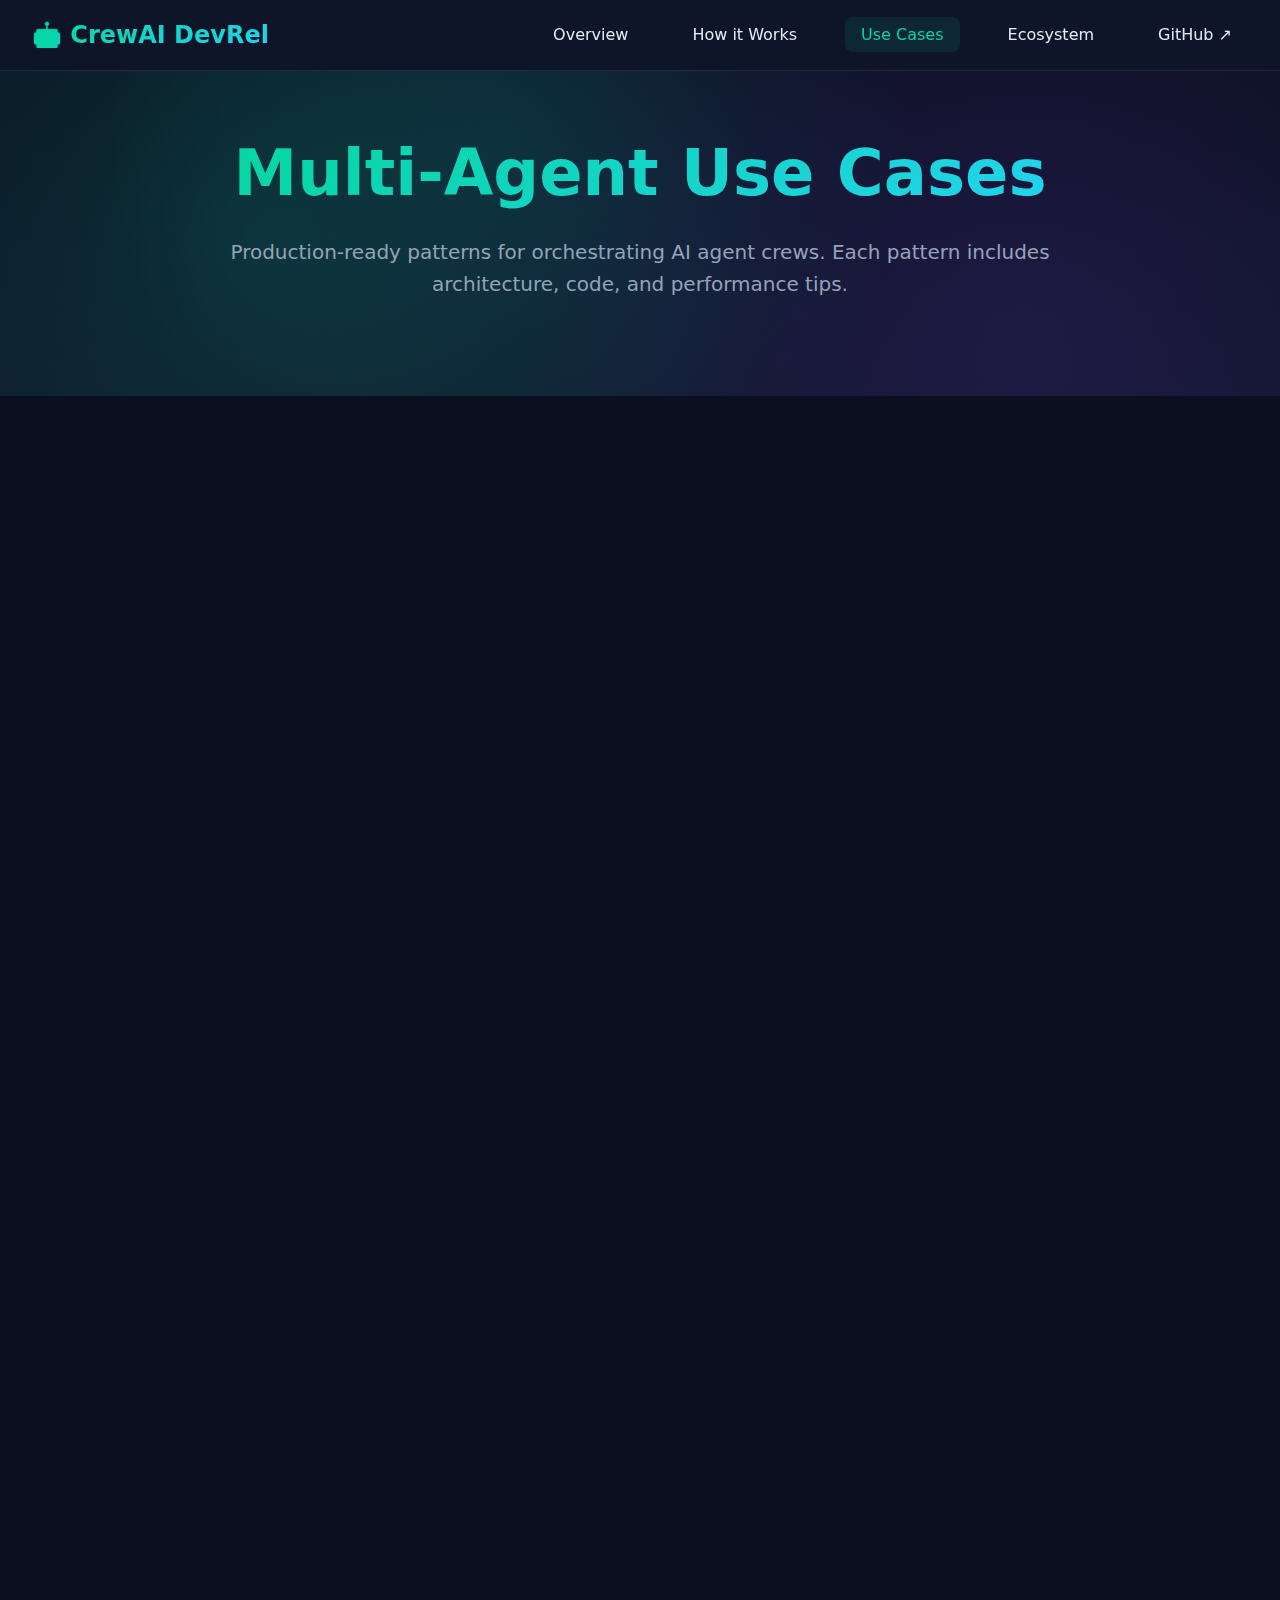
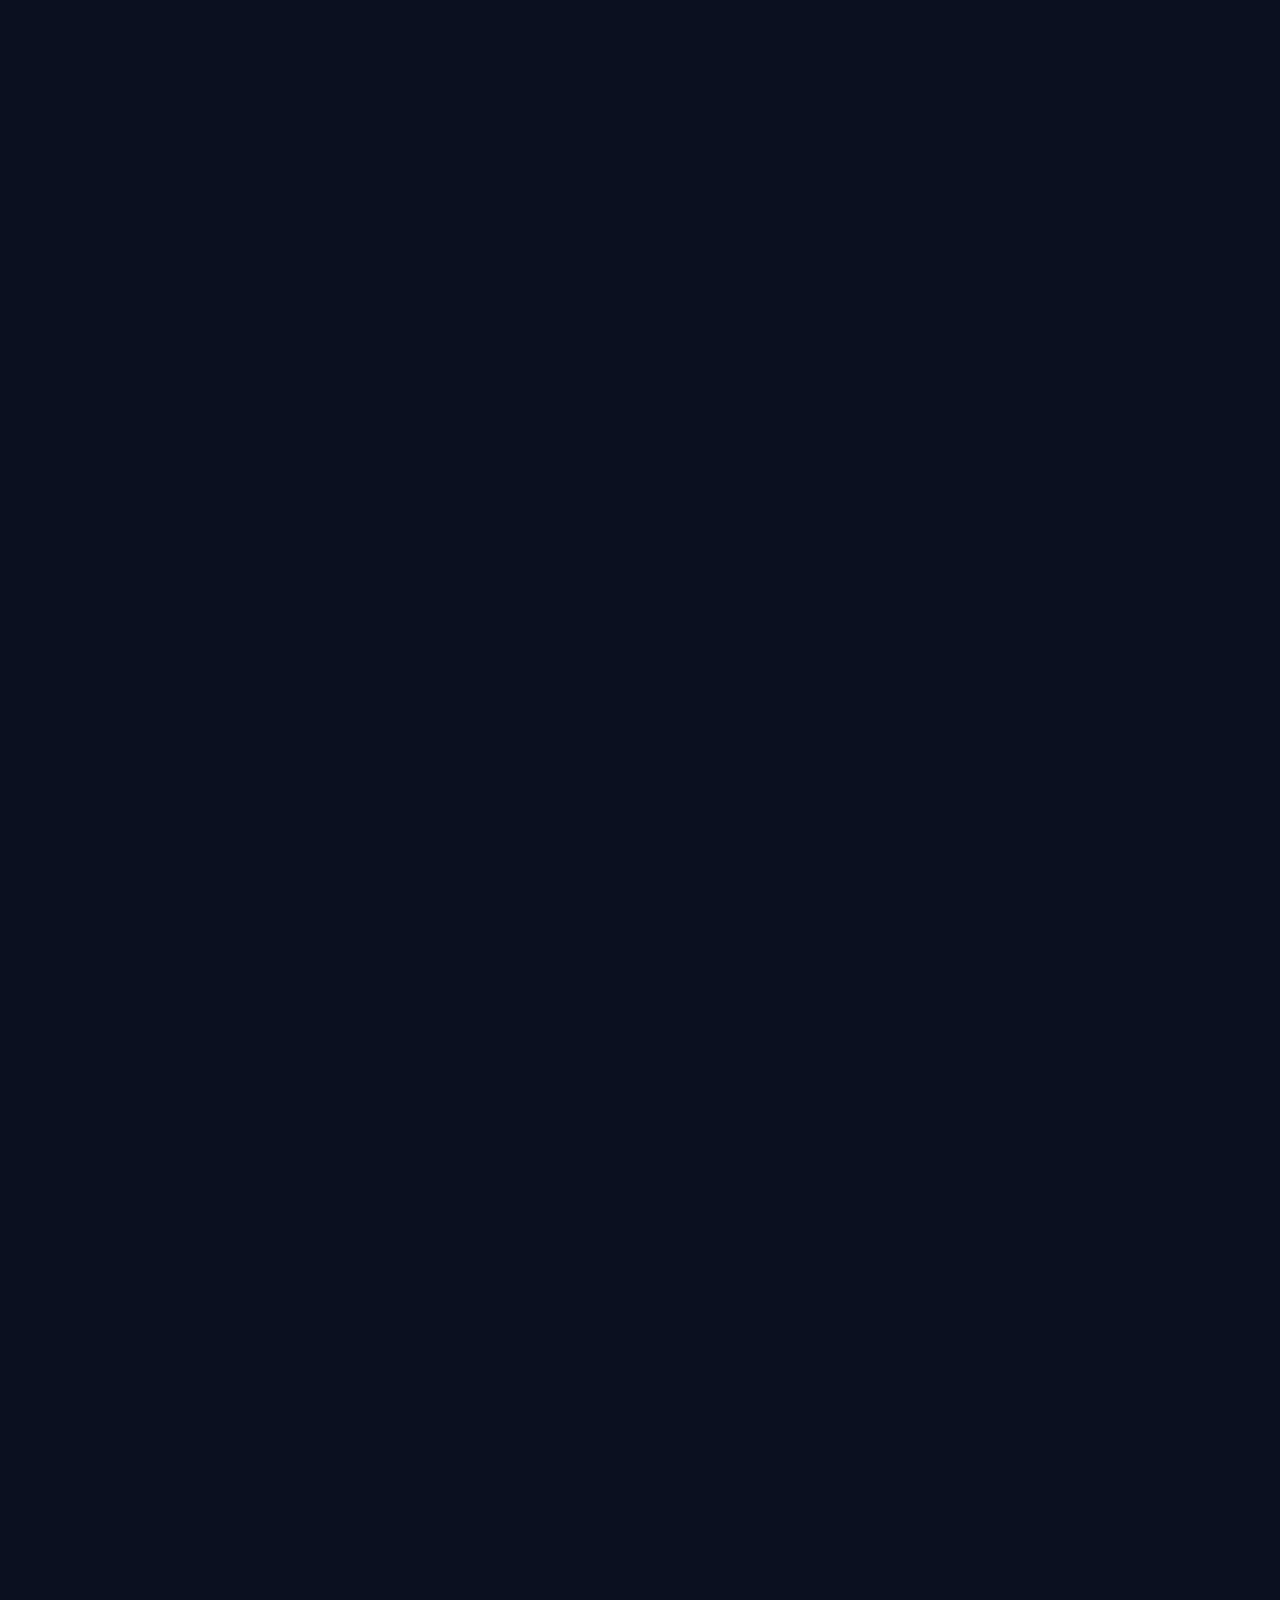
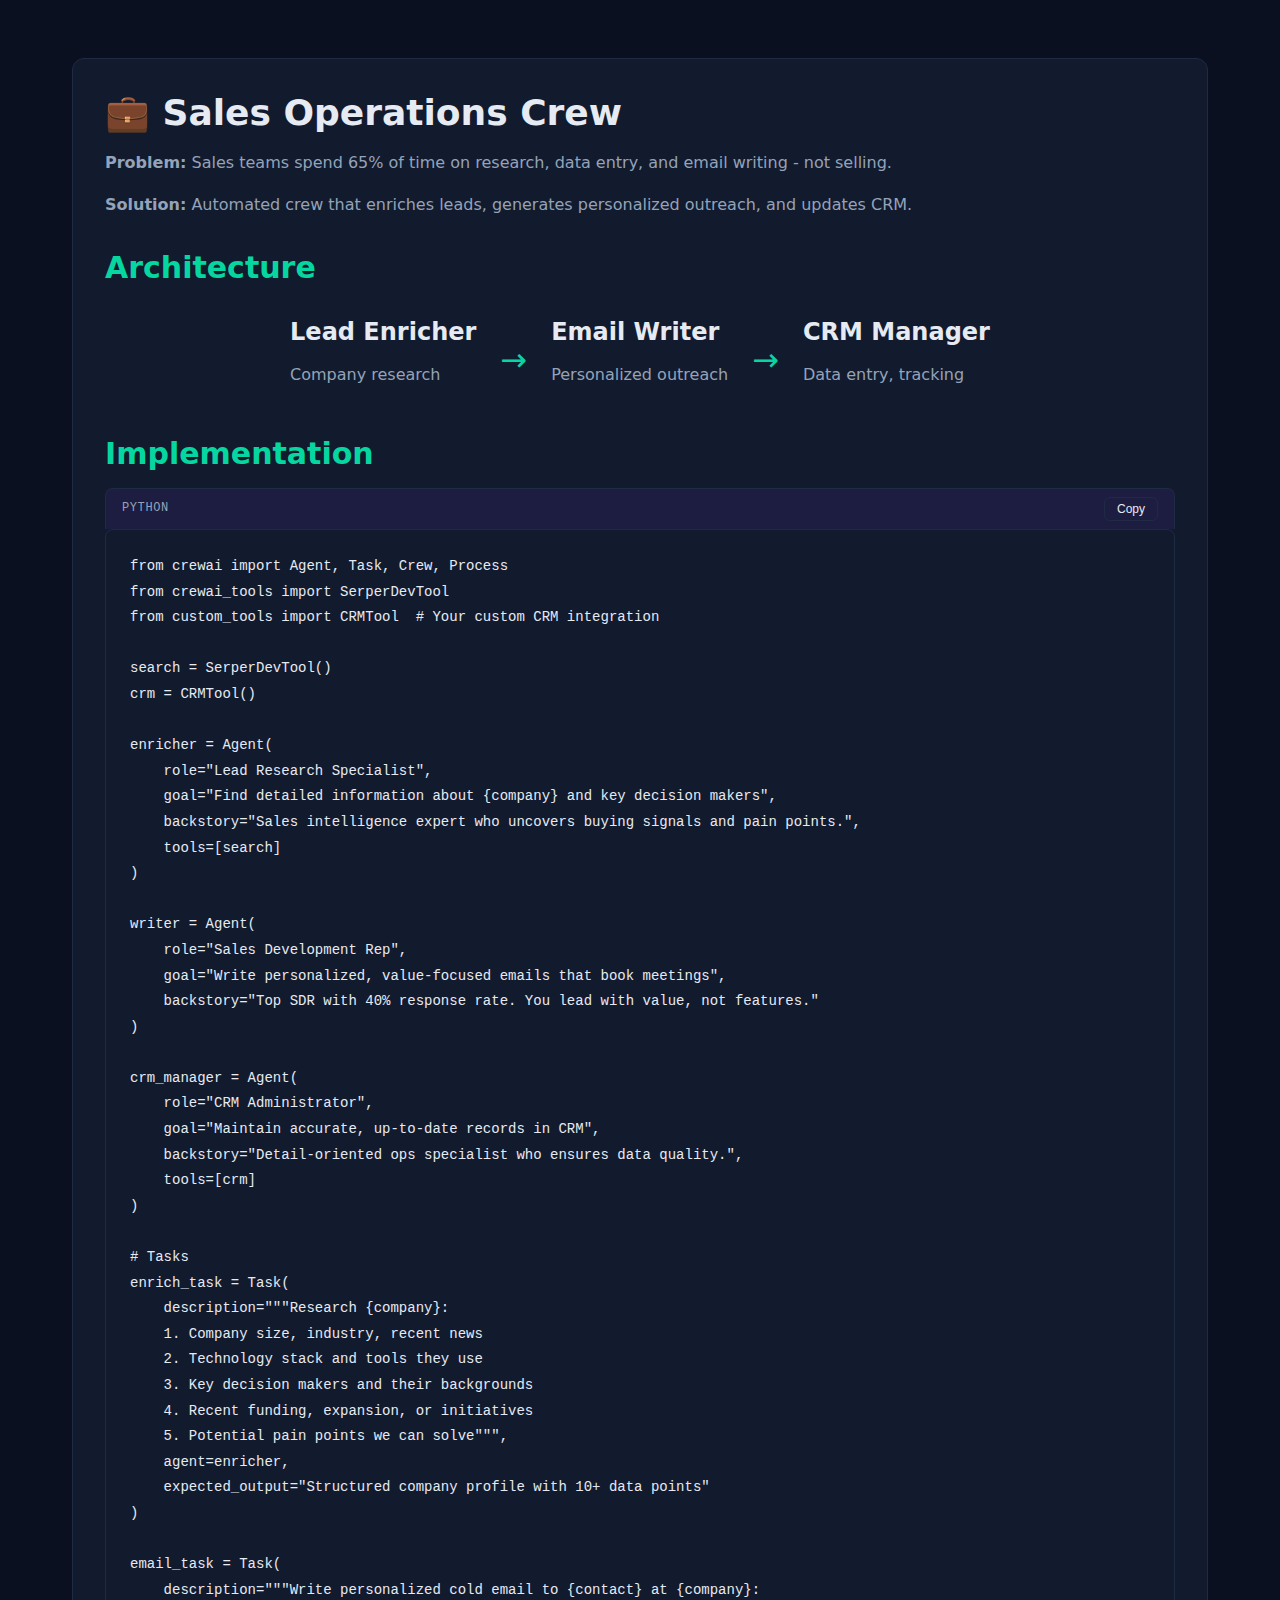
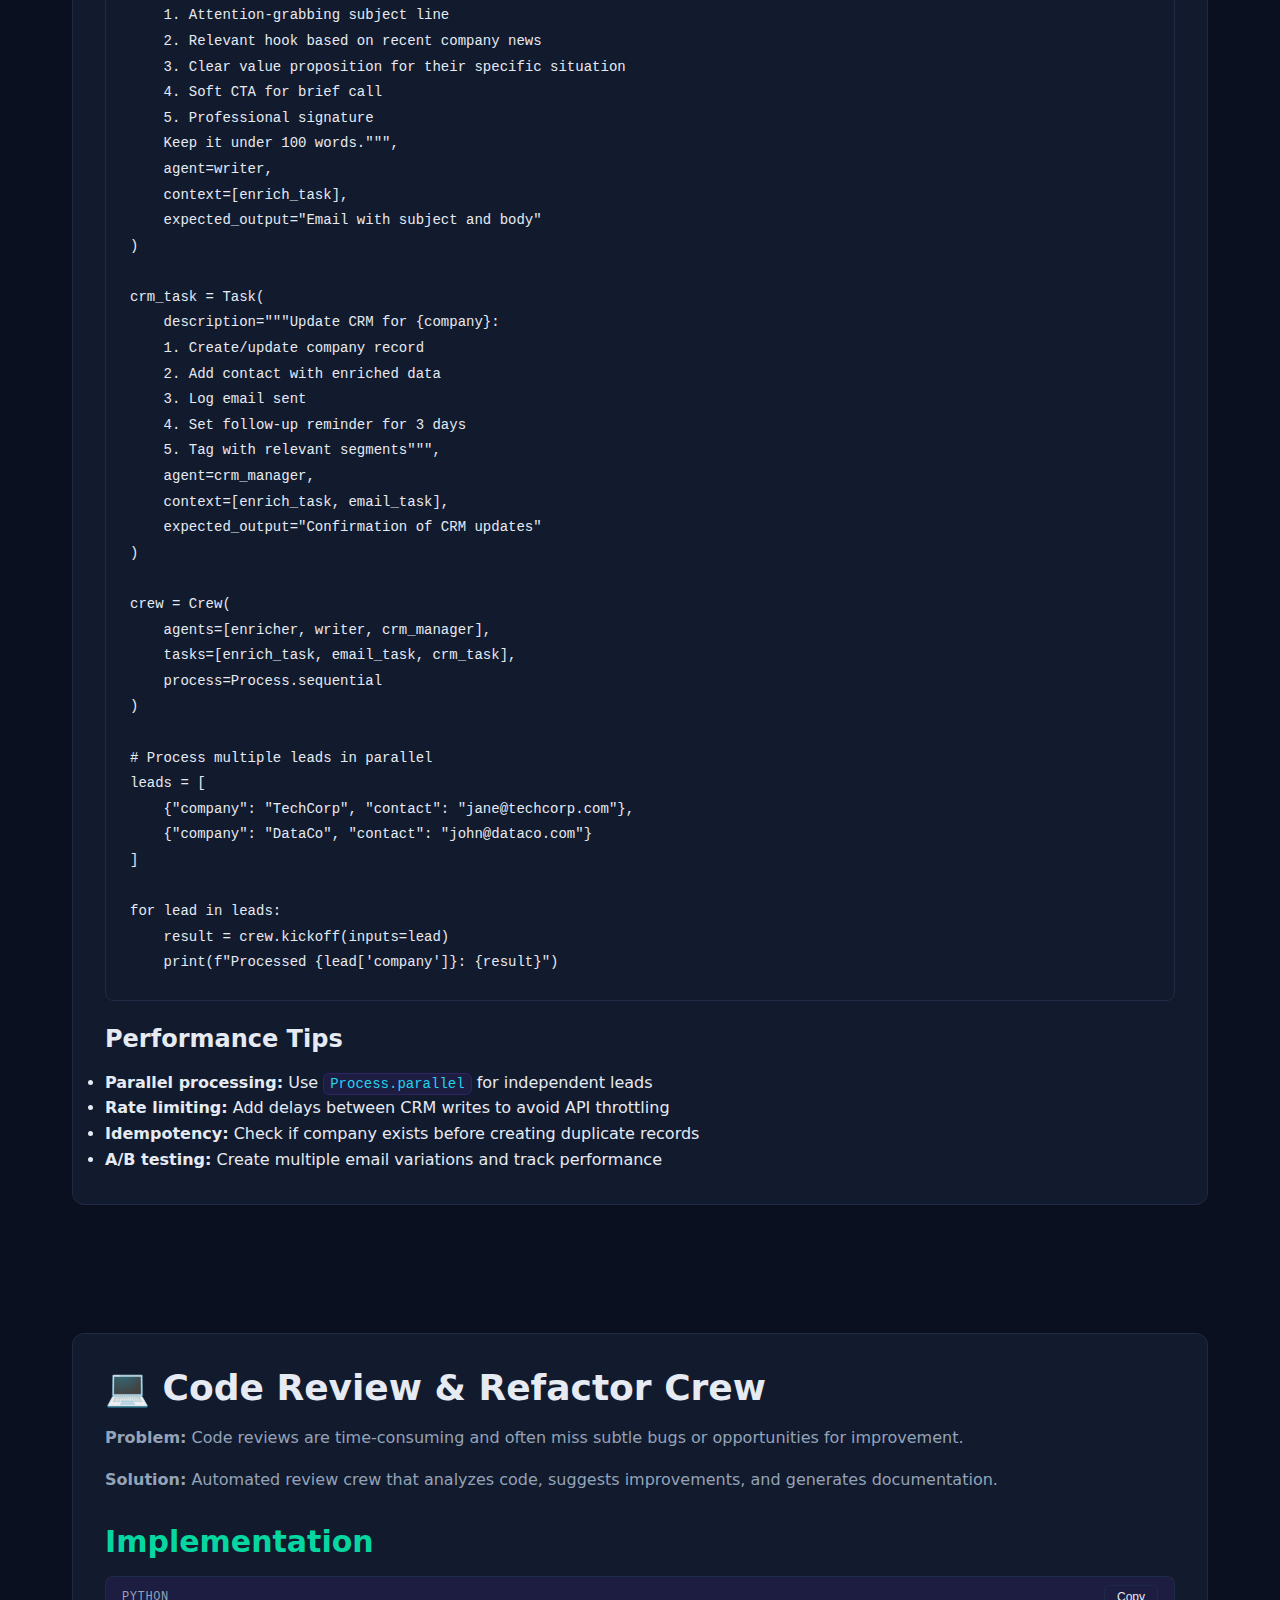
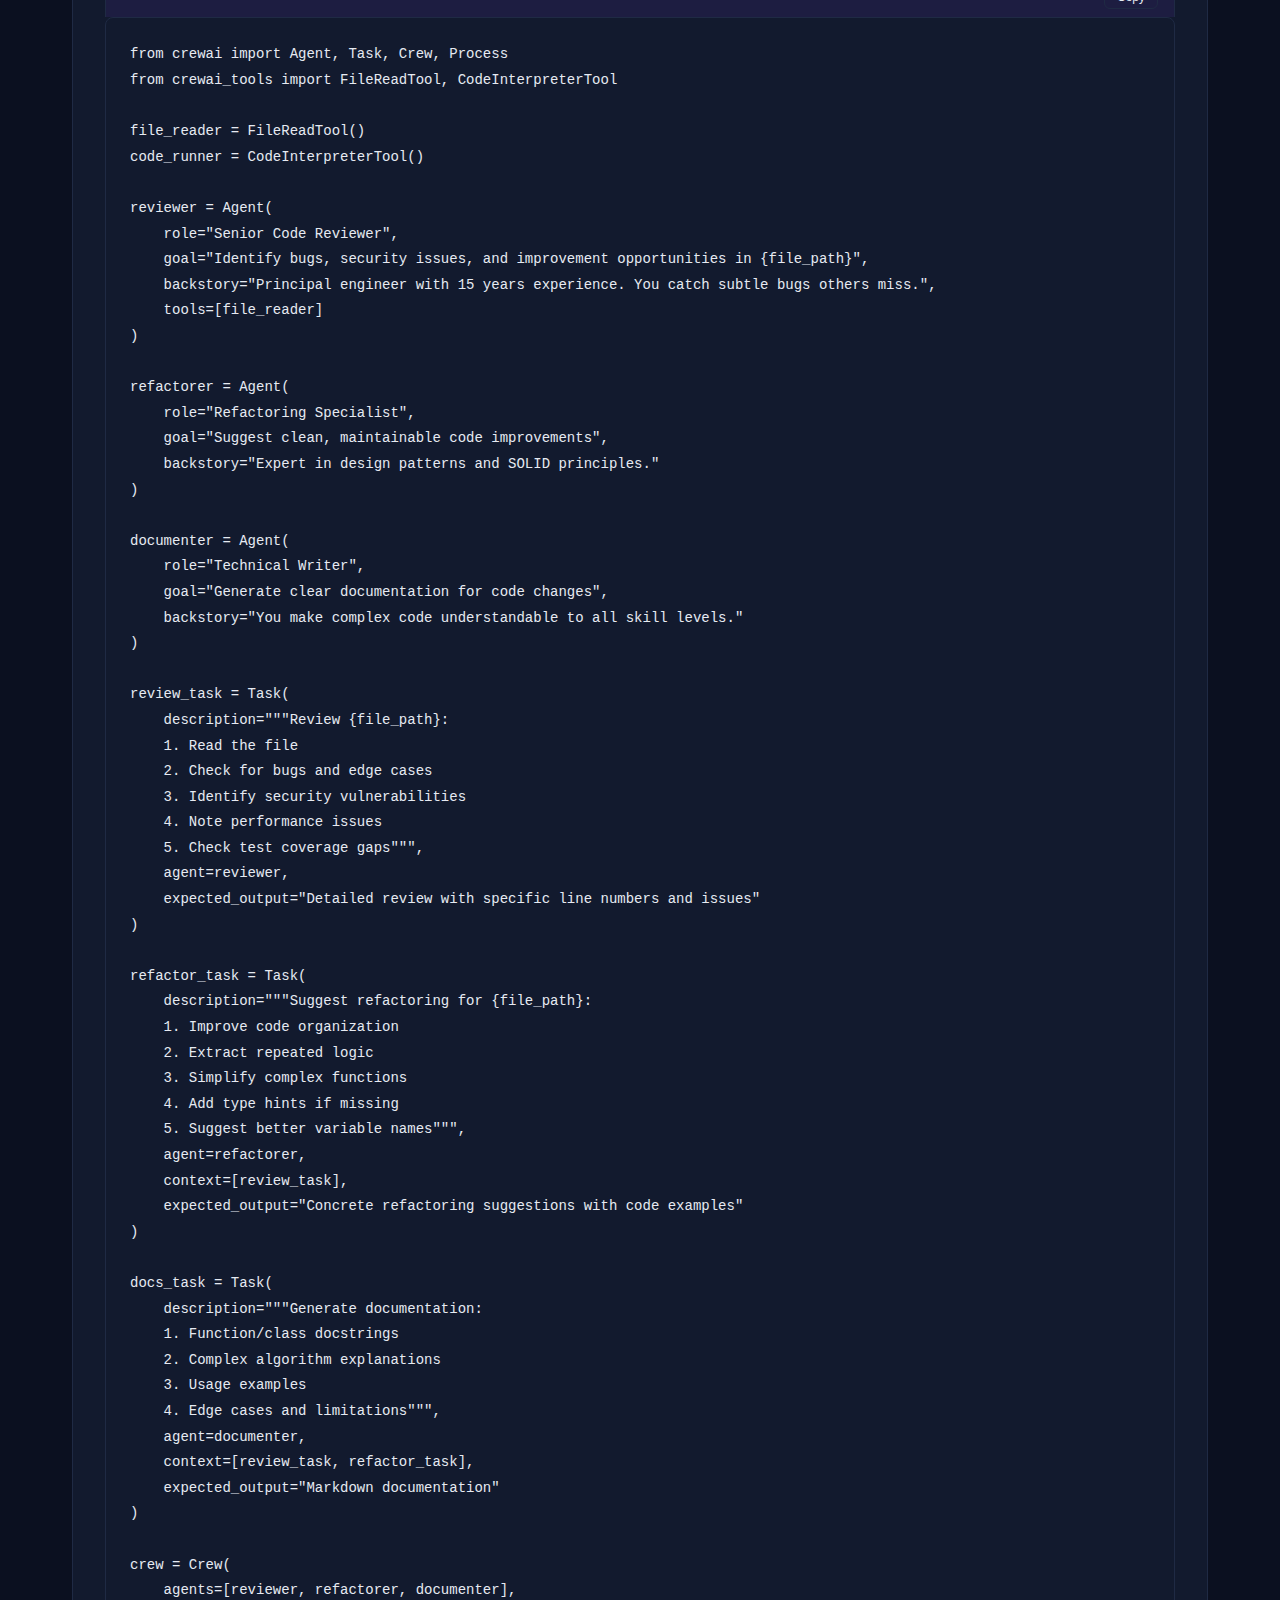
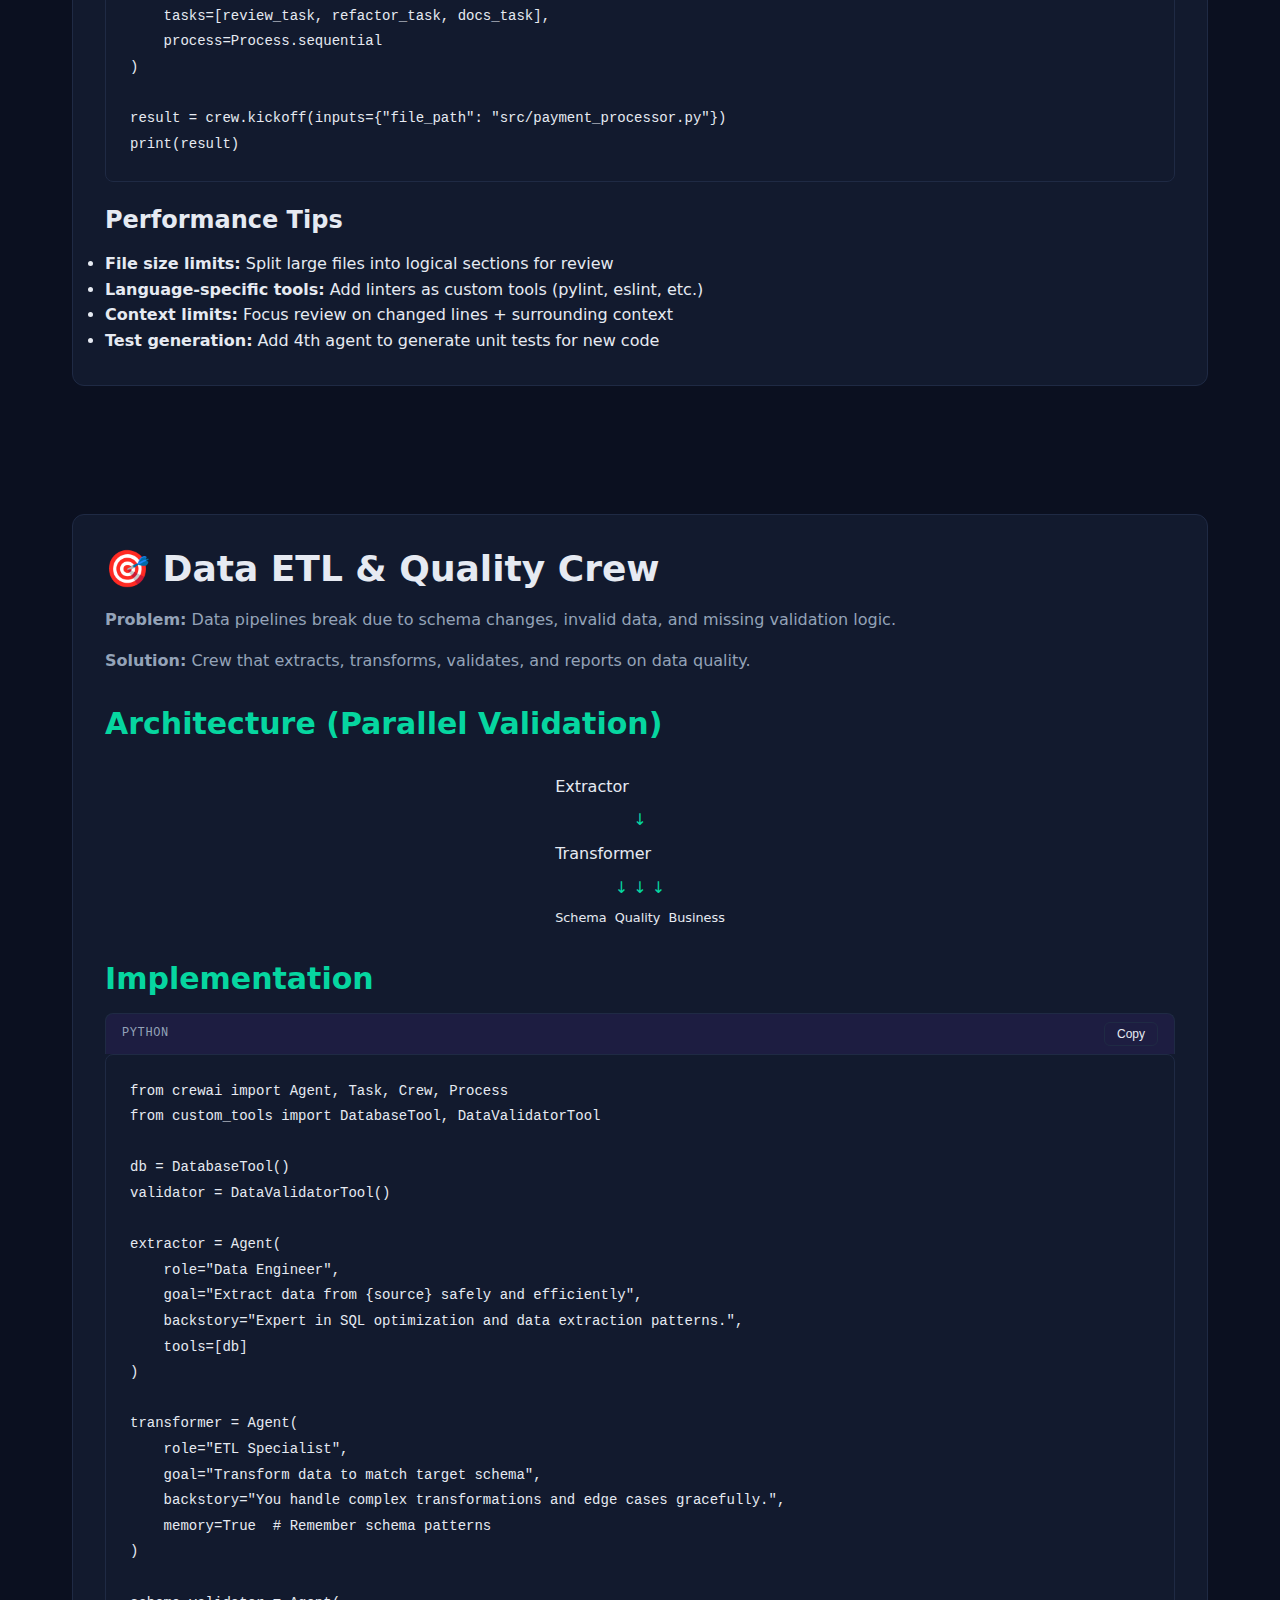
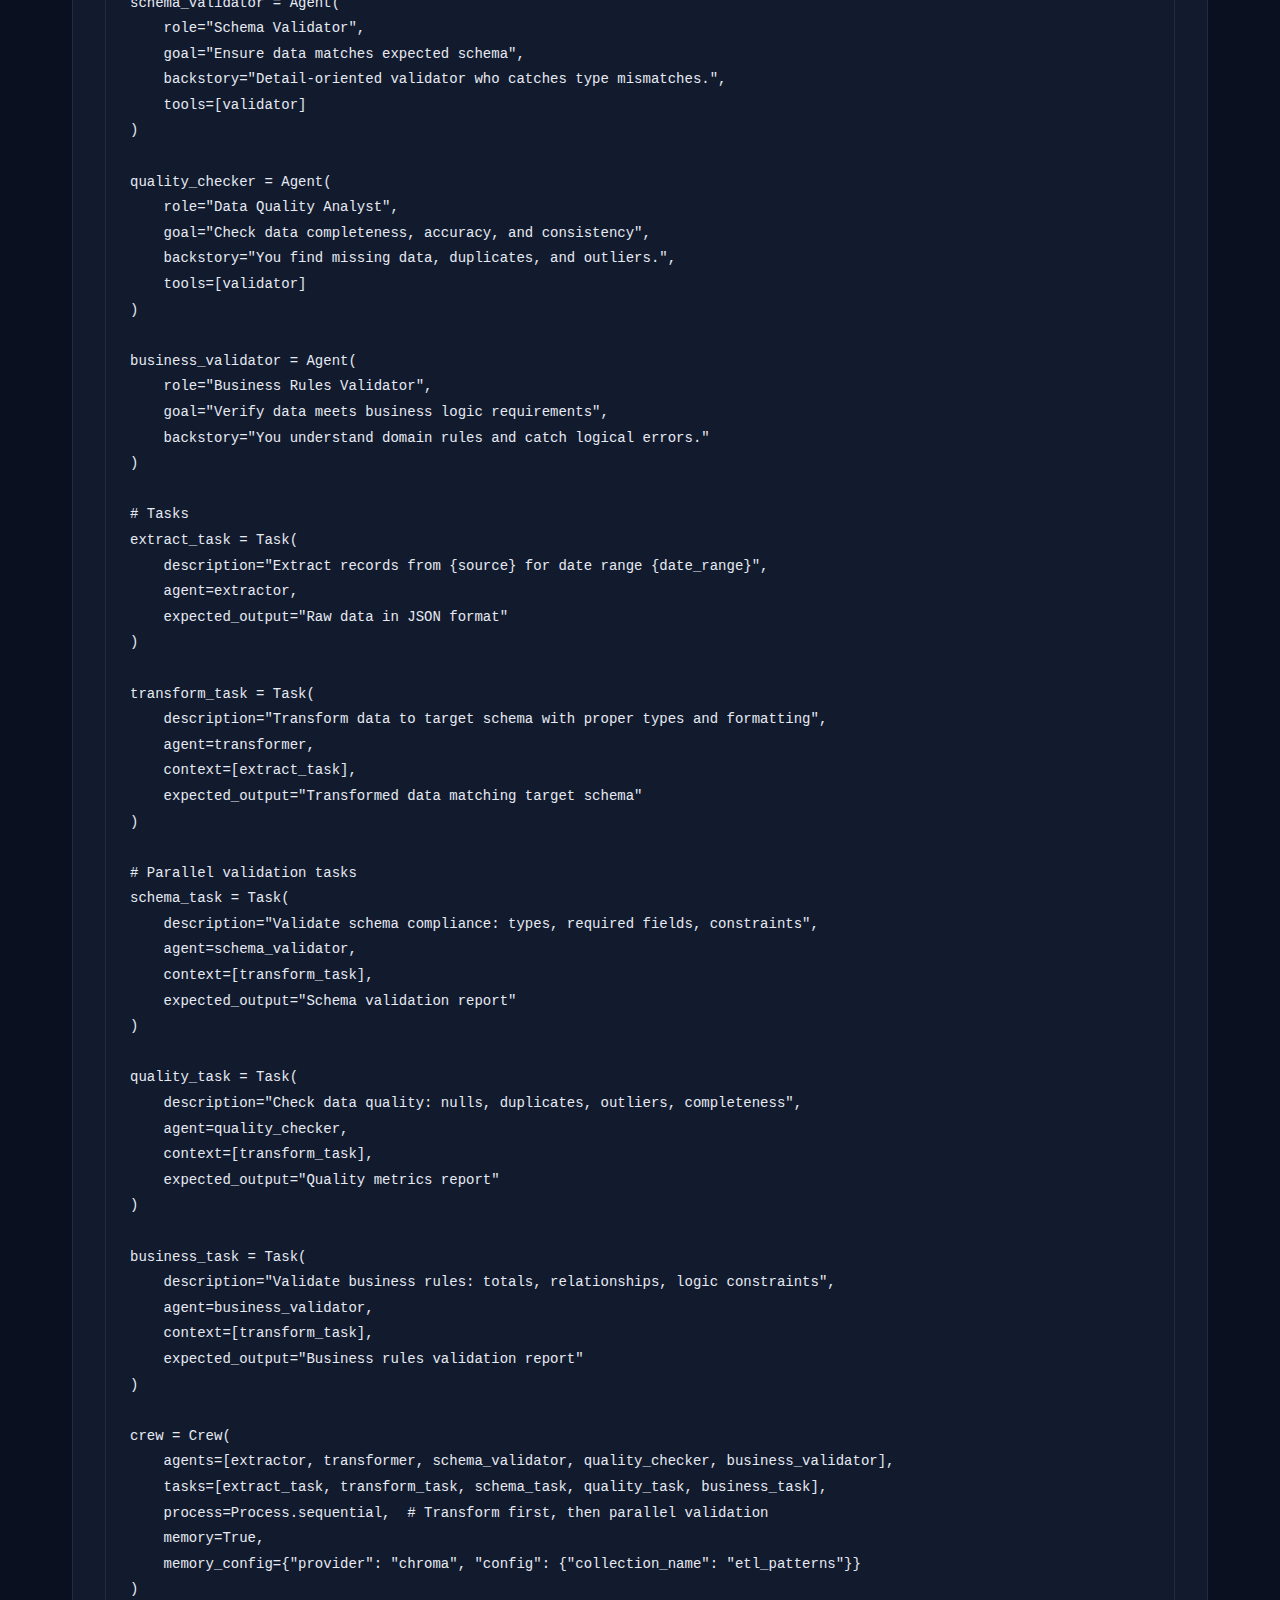
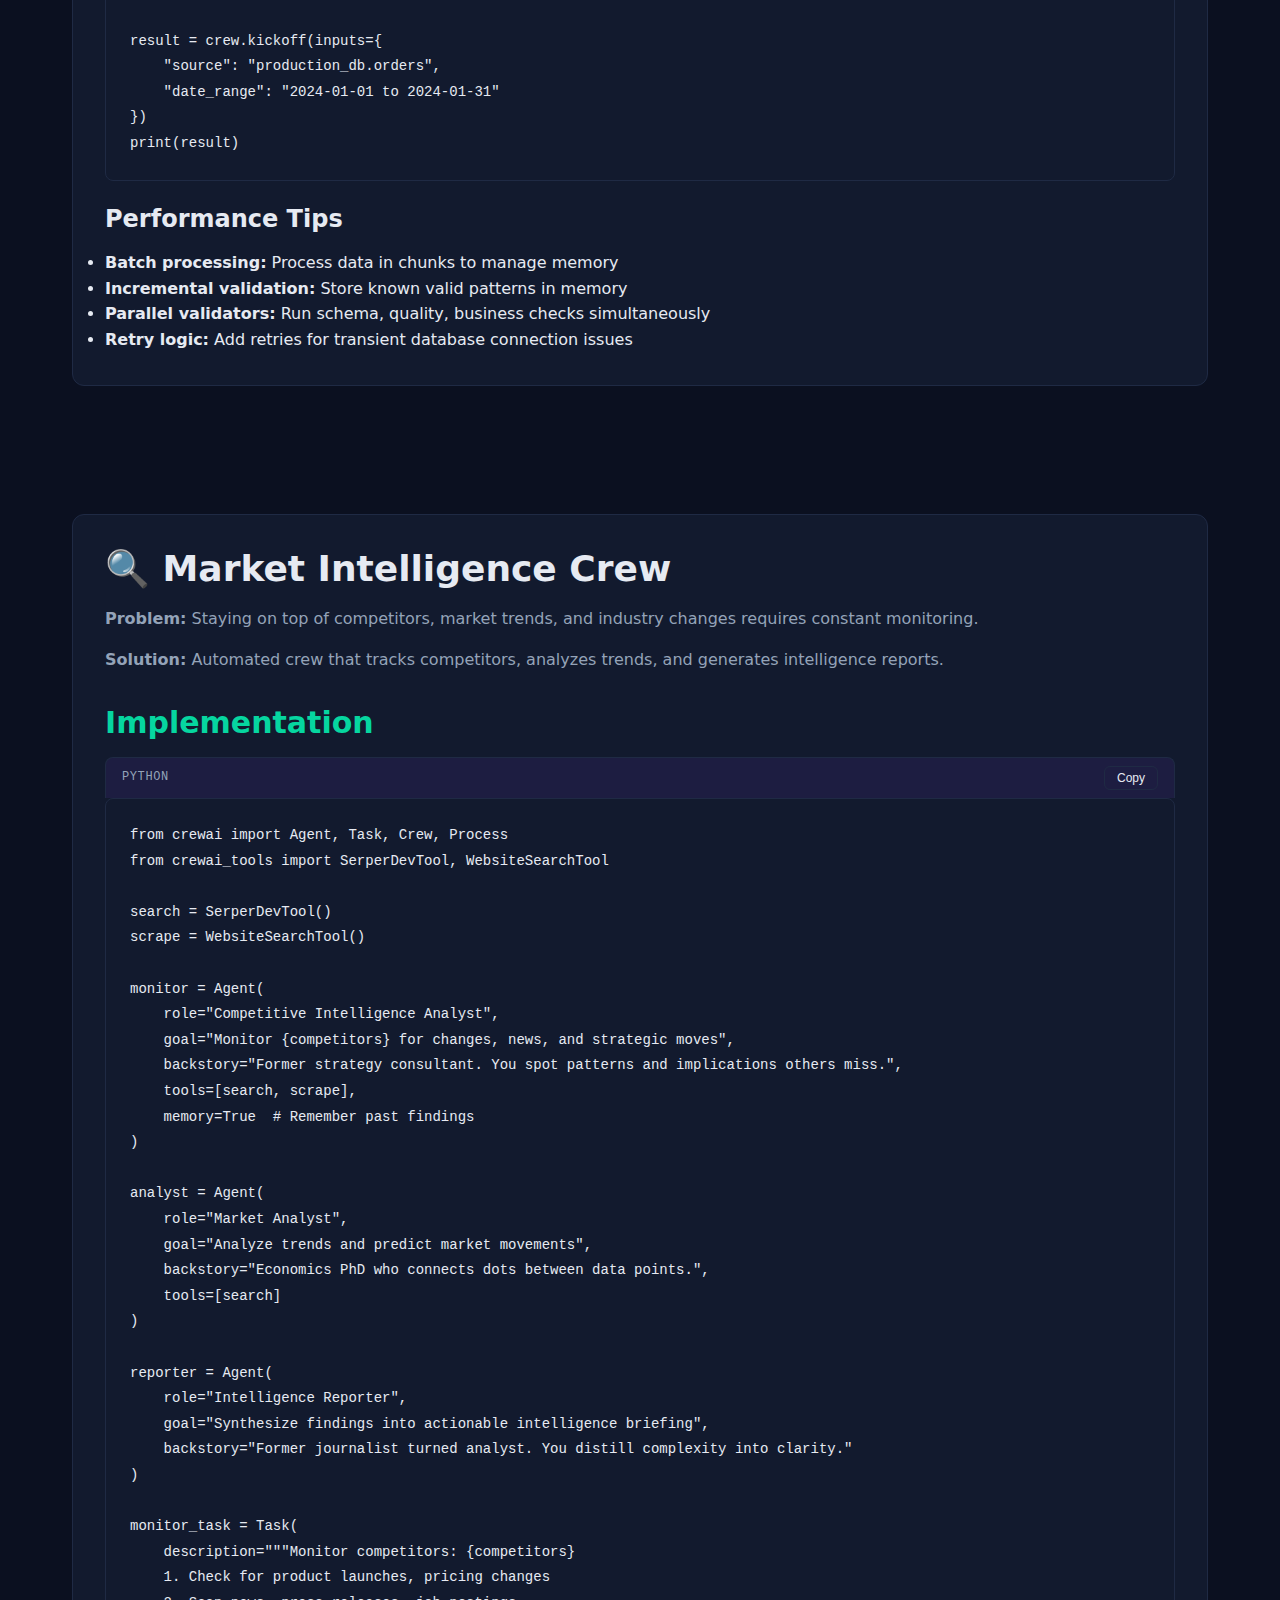
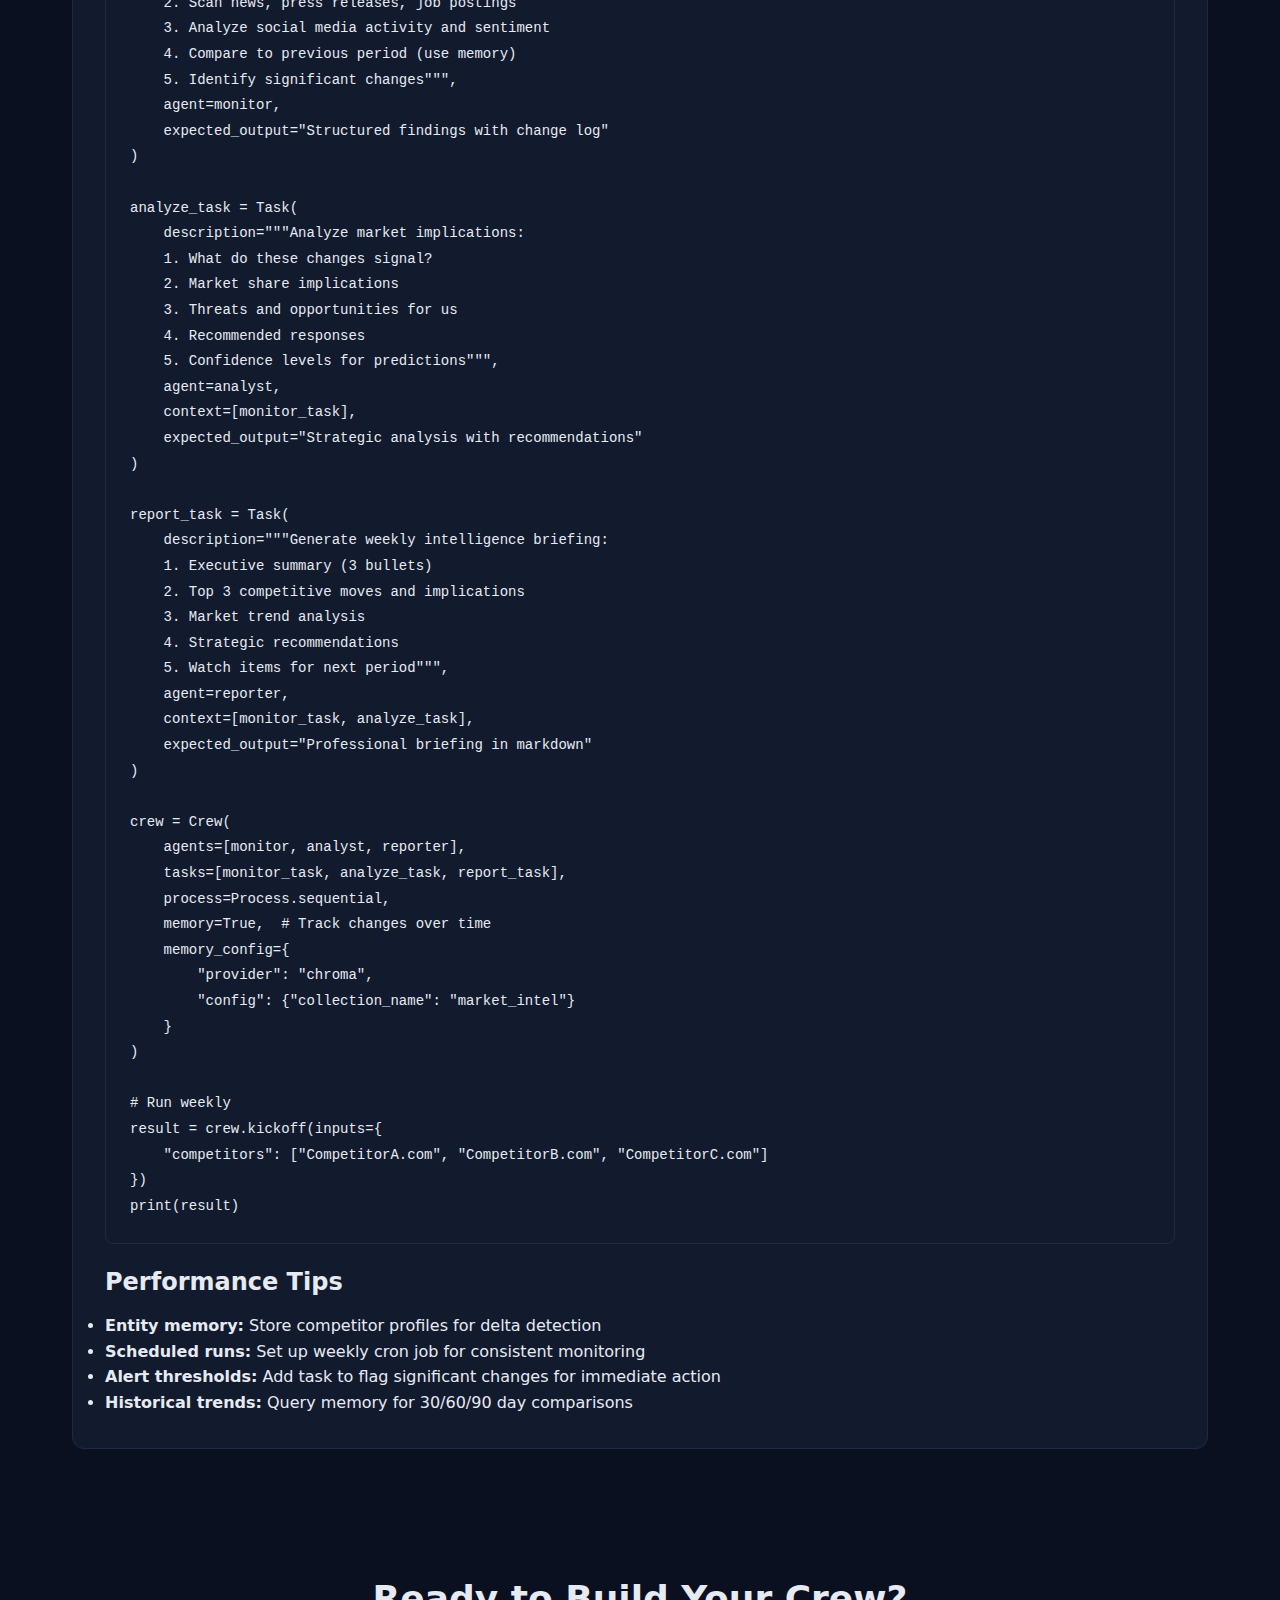
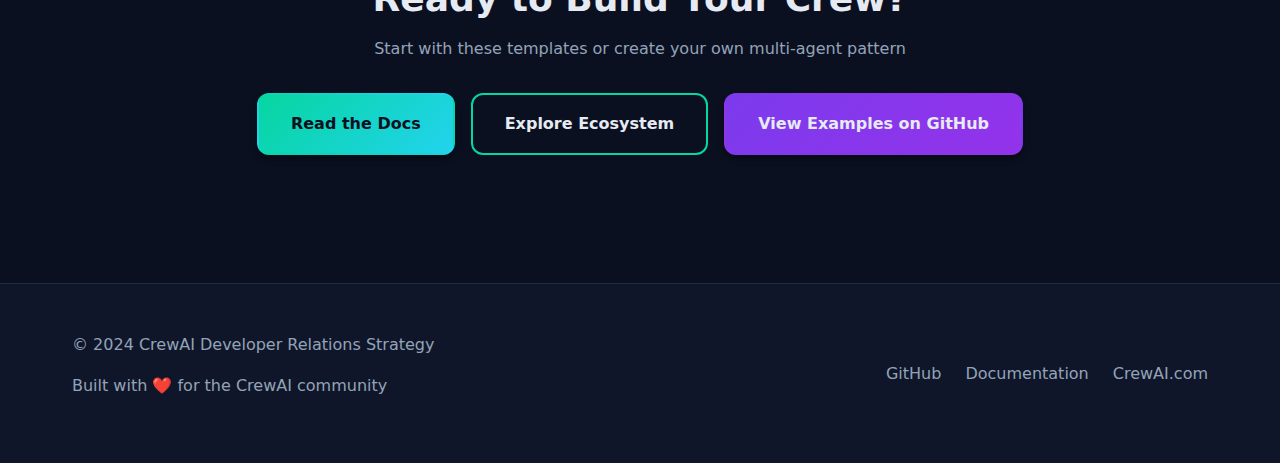
<file: use-cases.html>
<!DOCTYPE html>
<html lang="en">
<head>
    <meta charset="UTF-8">
    <meta name="viewport" content="width=device-width, initial-scale=1.0">
    <title>CrewAI Use Cases | Multi-Agent Patterns</title>
    <meta name="description" content="Production-ready multi-agent patterns and use cases for CrewAI - from content production to data processing">
    <link rel="stylesheet" href="assets/css/styles.css">
    <link rel="icon" href="data:image/svg+xml,<svg xmlns='http://www.w3.org/2000/svg' viewBox='0 0 100 100'><text y='.9em' font-size='90'>🤖</text></svg>">
</head>
<body>
    <!-- Header -->
    <header>
        <nav>
            <div class="nav-brand">🤖 CrewAI DevRel</div>
            <button class="mobile-menu-toggle" aria-label="Toggle menu" aria-expanded="false">☰</button>
            <ul class="nav-links">
                <li><a href="index.html">Overview</a></li>
                <li><a href="how-it-works.html">How it Works</a></li>
                <li><a href="use-cases.html" class="active">Use Cases</a></li>
                <li><a href="ecosystem.html">Ecosystem</a></li>
                <li><a href="https://github.com/crewAIInc/crewAI" target="_blank" rel="noopener">GitHub ↗</a></li>
            </ul>
        </nav>
    </header>

    <!-- Hero -->
    <section class="hero">
        <div class="hero-content">
            <h1>Multi-Agent Use Cases</h1>
            <p>Production-ready patterns for orchestrating AI agent crews. Each pattern includes architecture, code, and performance tips.</p>
        </div>
    </section>

    <!-- Use Case 1: Research & Writing -->
    <section class="section">
        <div class="container">
            <div class="card">
                <h2>📰 Research & Writing Crew</h2>
                <p><strong>Problem:</strong> Creating high-quality content requires research, writing, and editing - typically taking hours per article.</p>
                <p><strong>Solution:</strong> A 3-agent crew that researches topics, writes drafts, and reviews quality - producing publication-ready content in minutes.</p>
                
                <h3 class="mt-xl">Architecture</h3>
                <div style="display: flex; align-items: center; justify-content: center; gap: 2rem; margin: 2rem 0; flex-wrap: wrap;">
                    <div class="diagram-node agent">
                        <h4>Researcher</h4>
                        <p>Web search, fact verification</p>
                    </div>
                    <div style="color: var(--primary); font-size: 2rem;">→</div>
                    <div class="diagram-node agent">
                        <h4>Writer</h4>
                        <p>Content generation, SEO</p>
                    </div>
                    <div style="color: var(--primary); font-size: 2rem;">→</div>
                    <div class="diagram-node agent">
                        <h4>Editor</h4>
                        <p>Quality review, polish</p>
                    </div>
                </div>

                <h3>Implementation</h3>
                <div class="code-block-header">
                    <span class="code-language">python</span>
                    <button class="copy-button">Copy</button>
                </div>
                <pre><code class="language-python">from crewai import Agent, Task, Crew, Process
from crewai_tools import SerperDevTool, WebsiteSearchTool

# Tools
search = SerperDevTool()
scrape = WebsiteSearchTool()

# Agents
researcher = Agent(
    role="Senior Research Analyst",
    goal="Find accurate, up-to-date information about {topic}",
    backstory="Expert researcher with journalism background. You verify facts from multiple sources.",
    tools=[search, scrape],
    verbose=True
)

writer = Agent(
    role="Content Writer",
    goal="Write engaging, SEO-optimized articles about {topic}",
    backstory="Award-winning tech writer skilled at explaining complex topics simply.",
    verbose=True
)

editor = Agent(
    role="Editor",
    goal="Review and polish content for quality and accuracy",
    backstory="Veteran editor with eye for detail and strong grasp of AP style.",
    verbose=True
)

# Tasks
research_task = Task(
    description="""Research {topic} thoroughly:
    1. Find 3-5 credible sources
    2. Extract key facts, statistics, and quotes
    3. Identify trending discussions
    4. Note any controversies or debates""",
    agent=researcher,
    expected_output="Bulleted research findings with source URLs"
)

write_task = Task(
    description="""Write an 800-word article about {topic}:
    1. Engaging headline and intro
    2. Clear structure with subheadings
    3. Incorporate research findings
    4. Include relevant examples
    5. SEO keywords naturally integrated
    6. Strong conclusion with takeaways""",
    agent=writer,
    context=[research_task],
    expected_output="Complete article in markdown format"
)

edit_task = Task(
    description="""Review and edit the article:
    1. Check factual accuracy against research
    2. Improve clarity and flow
    3. Fix grammar and style issues
    4. Ensure consistent tone
    5. Verify all claims have sources""",
    agent=editor,
    context=[research_task, write_task],
    expected_output="Polished, publication-ready article"
)

# Assemble and run crew
crew = Crew(
    agents=[researcher, writer, editor],
    tasks=[research_task, write_task, edit_task],
    process=Process.sequential,
    verbose=True
)

result = crew.kickoff(inputs={"topic": "Multi-agent AI systems in 2024"})
print(result)</code></pre>

                <div class="content-highlight mt-lg">
                    <h4>Performance Tips</h4>
                    <ul>
                        <li><strong>Add memory:</strong> Set <code>memory=True</code> so agents remember writing style preferences</li>
                        <li><strong>Control costs:</strong> Use GPT-3.5 for research, GPT-4 only for writing and editing</li>
                        <li><strong>Speed optimization:</strong> Set researcher's <code>max_iter=3</code> to limit search depth</li>
                        <li><strong>Quality gate:</strong> Add validation task to check readability score and fact density</li>
                    </ul>
                </div>
            </div>
        </div>
    </section>

    <!-- Use Case 2: Sales Automation -->
    <section class="section bg-gradient">
        <div class="container">
            <div class="card">
                <h2>💼 Sales Operations Crew</h2>
                <p><strong>Problem:</strong> Sales teams spend 65% of time on research, data entry, and email writing - not selling.</p>
                <p><strong>Solution:</strong> Automated crew that enriches leads, generates personalized outreach, and updates CRM.</p>
                
                <h3 class="mt-xl">Architecture</h3>
                <div style="display: flex; align-items: center; justify-content: center; gap: 1.5rem; margin: 2rem 0; flex-wrap: wrap;">
                    <div class="diagram-node agent">
                        <h4>Lead Enricher</h4>
                        <p>Company research</p>
                    </div>
                    <div style="color: var(--primary); font-size: 2rem;">→</div>
                    <div class="diagram-node agent">
                        <h4>Email Writer</h4>
                        <p>Personalized outreach</p>
                    </div>
                    <div style="color: var(--primary); font-size: 2rem;">→</div>
                    <div class="diagram-node agent">
                        <h4>CRM Manager</h4>
                        <p>Data entry, tracking</p>
                    </div>
                </div>

                <h3>Implementation</h3>
                <div class="code-block-header">
                    <span class="code-language">python</span>
                    <button class="copy-button">Copy</button>
                </div>
                <pre><code class="language-python">from crewai import Agent, Task, Crew, Process
from crewai_tools import SerperDevTool
from custom_tools import CRMTool  # Your custom CRM integration

search = SerperDevTool()
crm = CRMTool()

enricher = Agent(
    role="Lead Research Specialist",
    goal="Find detailed information about {company} and key decision makers",
    backstory="Sales intelligence expert who uncovers buying signals and pain points.",
    tools=[search]
)

writer = Agent(
    role="Sales Development Rep",
    goal="Write personalized, value-focused emails that book meetings",
    backstory="Top SDR with 40% response rate. You lead with value, not features."
)

crm_manager = Agent(
    role="CRM Administrator",
    goal="Maintain accurate, up-to-date records in CRM",
    backstory="Detail-oriented ops specialist who ensures data quality.",
    tools=[crm]
)

# Tasks
enrich_task = Task(
    description="""Research {company}:
    1. Company size, industry, recent news
    2. Technology stack and tools they use
    3. Key decision makers and their backgrounds
    4. Recent funding, expansion, or initiatives
    5. Potential pain points we can solve""",
    agent=enricher,
    expected_output="Structured company profile with 10+ data points"
)

email_task = Task(
    description="""Write personalized cold email to {contact} at {company}:
    1. Attention-grabbing subject line
    2. Relevant hook based on recent company news
    3. Clear value proposition for their specific situation
    4. Soft CTA for brief call
    5. Professional signature
    Keep it under 100 words.""",
    agent=writer,
    context=[enrich_task],
    expected_output="Email with subject and body"
)

crm_task = Task(
    description="""Update CRM for {company}:
    1. Create/update company record
    2. Add contact with enriched data
    3. Log email sent
    4. Set follow-up reminder for 3 days
    5. Tag with relevant segments""",
    agent=crm_manager,
    context=[enrich_task, email_task],
    expected_output="Confirmation of CRM updates"
)

crew = Crew(
    agents=[enricher, writer, crm_manager],
    tasks=[enrich_task, email_task, crm_task],
    process=Process.sequential
)

# Process multiple leads in parallel
leads = [
    {"company": "TechCorp", "contact": "jane@techcorp.com"},
    {"company": "DataCo", "contact": "john@dataco.com"}
]

for lead in leads:
    result = crew.kickoff(inputs=lead)
    print(f"Processed {lead['company']}: {result}")</code></pre>

                <div class="content-highlight mt-lg">
                    <h4>Performance Tips</h4>
                    <ul>
                        <li><strong>Parallel processing:</strong> Use <code>Process.parallel</code> for independent leads</li>
                        <li><strong>Rate limiting:</strong> Add delays between CRM writes to avoid API throttling</li>
                        <li><strong>Idempotency:</strong> Check if company exists before creating duplicate records</li>
                        <li><strong>A/B testing:</strong> Create multiple email variations and track performance</li>
                    </ul>
                </div>
            </div>
        </div>
    </section>

    <!-- Use Case 3: Code Review -->
    <section class="section">
        <div class="container">
            <div class="card">
                <h2>💻 Code Review & Refactor Crew</h2>
                <p><strong>Problem:</strong> Code reviews are time-consuming and often miss subtle bugs or opportunities for improvement.</p>
                <p><strong>Solution:</strong> Automated review crew that analyzes code, suggests improvements, and generates documentation.</p>
                
                <h3 class="mt-xl">Implementation</h3>
                <div class="code-block-header">
                    <span class="code-language">python</span>
                    <button class="copy-button">Copy</button>
                </div>
                <pre><code class="language-python">from crewai import Agent, Task, Crew, Process
from crewai_tools import FileReadTool, CodeInterpreterTool

file_reader = FileReadTool()
code_runner = CodeInterpreterTool()

reviewer = Agent(
    role="Senior Code Reviewer",
    goal="Identify bugs, security issues, and improvement opportunities in {file_path}",
    backstory="Principal engineer with 15 years experience. You catch subtle bugs others miss.",
    tools=[file_reader]
)

refactorer = Agent(
    role="Refactoring Specialist",
    goal="Suggest clean, maintainable code improvements",
    backstory="Expert in design patterns and SOLID principles."
)

documenter = Agent(
    role="Technical Writer",
    goal="Generate clear documentation for code changes",
    backstory="You make complex code understandable to all skill levels."
)

review_task = Task(
    description="""Review {file_path}:
    1. Read the file
    2. Check for bugs and edge cases
    3. Identify security vulnerabilities
    4. Note performance issues
    5. Check test coverage gaps""",
    agent=reviewer,
    expected_output="Detailed review with specific line numbers and issues"
)

refactor_task = Task(
    description="""Suggest refactoring for {file_path}:
    1. Improve code organization
    2. Extract repeated logic
    3. Simplify complex functions
    4. Add type hints if missing
    5. Suggest better variable names""",
    agent=refactorer,
    context=[review_task],
    expected_output="Concrete refactoring suggestions with code examples"
)

docs_task = Task(
    description="""Generate documentation:
    1. Function/class docstrings
    2. Complex algorithm explanations
    3. Usage examples
    4. Edge cases and limitations""",
    agent=documenter,
    context=[review_task, refactor_task],
    expected_output="Markdown documentation"
)

crew = Crew(
    agents=[reviewer, refactorer, documenter],
    tasks=[review_task, refactor_task, docs_task],
    process=Process.sequential
)

result = crew.kickoff(inputs={"file_path": "src/payment_processor.py"})
print(result)</code></pre>

                <div class="content-highlight mt-lg">
                    <h4>Performance Tips</h4>
                    <ul>
                        <li><strong>File size limits:</strong> Split large files into logical sections for review</li>
                        <li><strong>Language-specific tools:</strong> Add linters as custom tools (pylint, eslint, etc.)</li>
                        <li><strong>Context limits:</strong> Focus review on changed lines + surrounding context</li>
                        <li><strong>Test generation:</strong> Add 4th agent to generate unit tests for new code</li>
                    </ul>
                </div>
            </div>
        </div>
    </section>

    <!-- Use Case 4: Data ETL -->
    <section class="section bg-gradient">
        <div class="container">
            <div class="card">
                <h2>🎯 Data ETL & Quality Crew</h2>
                <p><strong>Problem:</strong> Data pipelines break due to schema changes, invalid data, and missing validation logic.</p>
                <p><strong>Solution:</strong> Crew that extracts, transforms, validates, and reports on data quality.</p>
                
                <h3 class="mt-xl">Architecture (Parallel Validation)</h3>
                <div style="display: flex; align-items: center; justify-content: center; gap: 2rem; margin: 2rem 0; flex-wrap: wrap;">
                    <div>
                        <div class="diagram-node agent">Extractor</div>
                        <div style="text-align: center; color: var(--primary); margin: 0.5rem 0;">↓</div>
                        <div class="diagram-node agent">Transformer</div>
                        <div style="text-align: center; color: var(--primary); margin: 0.5rem 0;">↓ ↓ ↓</div>
                        <div style="display: flex; gap: 0.5rem; justify-content: center;">
                            <div class="diagram-node task" style="font-size: 0.8rem;">Schema</div>
                            <div class="diagram-node task" style="font-size: 0.8rem;">Quality</div>
                            <div class="diagram-node task" style="font-size: 0.8rem;">Business</div>
                        </div>
                    </div>
                </div>

                <h3>Implementation</h3>
                <div class="code-block-header">
                    <span class="code-language">python</span>
                    <button class="copy-button">Copy</button>
                </div>
                <pre><code class="language-python">from crewai import Agent, Task, Crew, Process
from custom_tools import DatabaseTool, DataValidatorTool

db = DatabaseTool()
validator = DataValidatorTool()

extractor = Agent(
    role="Data Engineer",
    goal="Extract data from {source} safely and efficiently",
    backstory="Expert in SQL optimization and data extraction patterns.",
    tools=[db]
)

transformer = Agent(
    role="ETL Specialist",
    goal="Transform data to match target schema",
    backstory="You handle complex transformations and edge cases gracefully.",
    memory=True  # Remember schema patterns
)

schema_validator = Agent(
    role="Schema Validator",
    goal="Ensure data matches expected schema",
    backstory="Detail-oriented validator who catches type mismatches.",
    tools=[validator]
)

quality_checker = Agent(
    role="Data Quality Analyst",
    goal="Check data completeness, accuracy, and consistency",
    backstory="You find missing data, duplicates, and outliers.",
    tools=[validator]
)

business_validator = Agent(
    role="Business Rules Validator",
    goal="Verify data meets business logic requirements",
    backstory="You understand domain rules and catch logical errors."
)

# Tasks
extract_task = Task(
    description="Extract records from {source} for date range {date_range}",
    agent=extractor,
    expected_output="Raw data in JSON format"
)

transform_task = Task(
    description="Transform data to target schema with proper types and formatting",
    agent=transformer,
    context=[extract_task],
    expected_output="Transformed data matching target schema"
)

# Parallel validation tasks
schema_task = Task(
    description="Validate schema compliance: types, required fields, constraints",
    agent=schema_validator,
    context=[transform_task],
    expected_output="Schema validation report"
)

quality_task = Task(
    description="Check data quality: nulls, duplicates, outliers, completeness",
    agent=quality_checker,
    context=[transform_task],
    expected_output="Quality metrics report"
)

business_task = Task(
    description="Validate business rules: totals, relationships, logic constraints",
    agent=business_validator,
    context=[transform_task],
    expected_output="Business rules validation report"
)

crew = Crew(
    agents=[extractor, transformer, schema_validator, quality_checker, business_validator],
    tasks=[extract_task, transform_task, schema_task, quality_task, business_task],
    process=Process.sequential,  # Transform first, then parallel validation
    memory=True,
    memory_config={"provider": "chroma", "config": {"collection_name": "etl_patterns"}}
)

result = crew.kickoff(inputs={
    "source": "production_db.orders",
    "date_range": "2024-01-01 to 2024-01-31"
})
print(result)</code></pre>

                <div class="content-highlight mt-lg">
                    <h4>Performance Tips</h4>
                    <ul>
                        <li><strong>Batch processing:</strong> Process data in chunks to manage memory</li>
                        <li><strong>Incremental validation:</strong> Store known valid patterns in memory</li>
                        <li><strong>Parallel validators:</strong> Run schema, quality, business checks simultaneously</li>
                        <li><strong>Retry logic:</strong> Add retries for transient database connection issues</li>
                    </ul>
                </div>
            </div>
        </div>
    </section>

    <!-- Use Case 5: Market Intelligence -->
    <section class="section">
        <div class="container">
            <div class="card">
                <h2>🔍 Market Intelligence Crew</h2>
                <p><strong>Problem:</strong> Staying on top of competitors, market trends, and industry changes requires constant monitoring.</p>
                <p><strong>Solution:</strong> Automated crew that tracks competitors, analyzes trends, and generates intelligence reports.</p>
                
                <h3 class="mt-xl">Implementation</h3>
                <div class="code-block-header">
                    <span class="code-language">python</span>
                    <button class="copy-button">Copy</button>
                </div>
                <pre><code class="language-python">from crewai import Agent, Task, Crew, Process
from crewai_tools import SerperDevTool, WebsiteSearchTool

search = SerperDevTool()
scrape = WebsiteSearchTool()

monitor = Agent(
    role="Competitive Intelligence Analyst",
    goal="Monitor {competitors} for changes, news, and strategic moves",
    backstory="Former strategy consultant. You spot patterns and implications others miss.",
    tools=[search, scrape],
    memory=True  # Remember past findings
)

analyst = Agent(
    role="Market Analyst",
    goal="Analyze trends and predict market movements",
    backstory="Economics PhD who connects dots between data points.",
    tools=[search]
)

reporter = Agent(
    role="Intelligence Reporter",
    goal="Synthesize findings into actionable intelligence briefing",
    backstory="Former journalist turned analyst. You distill complexity into clarity."
)

monitor_task = Task(
    description="""Monitor competitors: {competitors}
    1. Check for product launches, pricing changes
    2. Scan news, press releases, job postings
    3. Analyze social media activity and sentiment
    4. Compare to previous period (use memory)
    5. Identify significant changes""",
    agent=monitor,
    expected_output="Structured findings with change log"
)

analyze_task = Task(
    description="""Analyze market implications:
    1. What do these changes signal?
    2. Market share implications
    3. Threats and opportunities for us
    4. Recommended responses
    5. Confidence levels for predictions""",
    agent=analyst,
    context=[monitor_task],
    expected_output="Strategic analysis with recommendations"
)

report_task = Task(
    description="""Generate weekly intelligence briefing:
    1. Executive summary (3 bullets)
    2. Top 3 competitive moves and implications
    3. Market trend analysis
    4. Strategic recommendations
    5. Watch items for next period""",
    agent=reporter,
    context=[monitor_task, analyze_task],
    expected_output="Professional briefing in markdown"
)

crew = Crew(
    agents=[monitor, analyst, reporter],
    tasks=[monitor_task, analyze_task, report_task],
    process=Process.sequential,
    memory=True,  # Track changes over time
    memory_config={
        "provider": "chroma",
        "config": {"collection_name": "market_intel"}
    }
)

# Run weekly
result = crew.kickoff(inputs={
    "competitors": ["CompetitorA.com", "CompetitorB.com", "CompetitorC.com"]
})
print(result)</code></pre>

                <div class="content-highlight mt-lg">
                    <h4>Performance Tips</h4>
                    <ul>
                        <li><strong>Entity memory:</strong> Store competitor profiles for delta detection</li>
                        <li><strong>Scheduled runs:</strong> Set up weekly cron job for consistent monitoring</li>
                        <li><strong>Alert thresholds:</strong> Add task to flag significant changes for immediate action</li>
                        <li><strong>Historical trends:</strong> Query memory for 30/60/90 day comparisons</li>
                    </ul>
                </div>
            </div>
        </div>
    </section>

    <!-- CTA Section -->
    <section class="section bg-gradient">
        <div class="container text-center">
            <h2>Ready to Build Your Crew?</h2>
            <p class="text-muted mb-xl">Start with these templates or create your own multi-agent pattern</p>
            <div class="hero-buttons">
                <a href="https://docs.crewai.com" target="_blank" rel="noopener" class="btn btn-primary">Read the Docs</a>
                <a href="ecosystem.html" class="btn btn-secondary">Explore Ecosystem</a>
                <a href="https://github.com/crewAIInc/crewAI" target="_blank" rel="noopener" class="btn btn-accent">View Examples on GitHub</a>
            </div>
        </div>
    </section>

    <!-- Footer -->
    <footer>
        <div class="container">
            <div class="footer-content">
                <div>
                    <p>&copy; 2024 CrewAI Developer Relations Strategy</p>
                    <p class="text-muted">Built with ❤️ for the CrewAI community</p>
                </div>
                <ul class="footer-links">
                    <li><a href="https://github.com/colygon/crewai-devrel" target="_blank" rel="noopener">GitHub</a></li>
                    <li><a href="https://docs.crewai.com" target="_blank" rel="noopener">Documentation</a></li>
                    <li><a href="https://crewai.com" target="_blank" rel="noopener">CrewAI.com</a></li>
                </ul>
            </div>
        </div>
    </footer>

    <script src="assets/js/main.js"></script>
</body>
</html>
</file>
<file: assets/css/styles.css>
/* CrewAI DevRel - Design System and Main Stylesheet */

:root {
    /* Color Tokens - CrewAI Brand */
    --bg-0: #0B1020;
    --bg-1: #0F1629;
    --surface: #121A2E;
    --primary: #06D6A0;
    --accent: #7C3AED;
    --cyan: #22D3EE;
    --text: #E6EAF2;
    --muted: #94A3B8;
    --border: #1F2A44;
    --success: #10B981;
    --warning: #F59E0B;
    --danger: #EF4444;
    
    /* Gradients */
    --gradient-primary: linear-gradient(135deg, var(--primary) 0%, var(--cyan) 100%);
    --gradient-accent: linear-gradient(135deg, var(--accent) 0%, #9333EA 100%);
    --gradient-bg: linear-gradient(180deg, var(--bg-0) 0%, var(--bg-1) 100%);
    
    /* Spacing */
    --space-xs: 0.25rem;
    --space-sm: 0.5rem;
    --space-md: 1rem;
    --space-lg: 1.5rem;
    --space-xl: 2rem;
    --space-2xl: 3rem;
    --space-3xl: 4rem;
    
    /* Typography */
    --font-base: -apple-system, BlinkMacSystemFont, 'SF Pro Text', 'Segoe UI', 'Roboto', system-ui, sans-serif;
    --font-mono: 'SF Mono', 'Monaco', 'Cascadia Code', 'Consolas', monospace;
    
    /* Radius */
    --radius-sm: 0.375rem;
    --radius-md: 0.5rem;
    --radius-lg: 0.75rem;
    --radius-xl: 1rem;
    
    /* Shadows */
    --shadow-sm: 0 1px 2px rgba(0, 0, 0, 0.3);
    --shadow-md: 0 4px 6px rgba(0, 0, 0, 0.4);
    --shadow-lg: 0 10px 15px rgba(0, 0, 0, 0.5);
    --shadow-xl: 0 20px 25px rgba(0, 0, 0, 0.6);
    --shadow-glow: 0 0 20px rgba(6, 214, 160, 0.3);
    
    /* Transitions */
    --transition-fast: 150ms ease;
    --transition-base: 250ms ease;
    --transition-slow: 350ms ease;
}

/* Reset & Base */
*, *::before, *::after {
    box-sizing: border-box;
    margin: 0;
    padding: 0;
}

html {
    scroll-behavior: smooth;
}

@media (prefers-reduced-motion: reduce) {
    html {
        scroll-behavior: auto;
    }
    *, *::before, *::after {
        animation-duration: 0.01ms !important;
        animation-iteration-count: 1 !important;
        transition-duration: 0.01ms !important;
    }
}

body {
    font-family: var(--font-base);
    font-size: 16px;
    line-height: 1.6;
    color: var(--text);
    background: var(--bg-0);
    -webkit-font-smoothing: antialiased;
    -moz-osx-font-smoothing: grayscale;
}

/* Typography */
h1, h2, h3, h4, h5, h6 {
    font-weight: 700;
    line-height: 1.2;
    margin-bottom: var(--space-md);
    color: var(--text);
}

h1 { font-size: 3rem; }
h2 { font-size: 2.25rem; }
h3 { font-size: 1.875rem; }
h4 { font-size: 1.5rem; }
h5 { font-size: 1.25rem; }
h6 { font-size: 1.125rem; }

p {
    margin-bottom: var(--space-md);
    color: var(--muted);
}

a {
    color: var(--primary);
    text-decoration: none;
    transition: color var(--transition-base);
}

a:hover {
    color: var(--cyan);
}

a:focus-visible {
    outline: 2px solid var(--primary);
    outline-offset: 2px;
    border-radius: var(--radius-sm);
}

code {
    font-family: var(--font-mono);
    font-size: 0.875em;
    background: rgba(124, 58, 237, 0.1);
    border: 1px solid rgba(124, 58, 237, 0.2);
    padding: 0.125rem 0.375rem;
    border-radius: var(--radius-sm);
    color: var(--cyan);
}

pre {
    background: var(--surface);
    border: 1px solid var(--border);
    border-radius: var(--radius-md);
    padding: var(--space-lg);
    overflow-x: auto;
    margin-bottom: var(--space-lg);
}

pre code {
    background: none;
    border: none;
    padding: 0;
    color: var(--text);
    font-size: 0.875rem;
}

/* Layout */
.container {
    max-width: 1200px;
    margin: 0 auto;
    padding: 0 var(--space-xl);
}

.container-wide {
    max-width: 1400px;
    margin: 0 auto;
    padding: 0 var(--space-xl);
}

.section {
    padding: var(--space-3xl) 0;
}

.section-compact {
    padding: var(--space-2xl) 0;
}

/* Header & Navigation */
header {
    background: rgba(15, 22, 41, 0.95);
    backdrop-filter: blur(10px);
    border-bottom: 1px solid var(--border);
    position: sticky;
    top: 0;
    z-index: 1000;
}

nav {
    display: flex;
    justify-content: space-between;
    align-items: center;
    padding: var(--space-md) var(--space-xl);
    max-width: 1400px;
    margin: 0 auto;
}

.nav-brand {
    font-size: 1.5rem;
    font-weight: 700;
    background: var(--gradient-primary);
    -webkit-background-clip: text;
    -webkit-text-fill-color: transparent;
    background-clip: text;
}

.nav-links {
    display: flex;
    list-style: none;
    gap: var(--space-xl);
    align-items: center;
}

.nav-links a {
    color: var(--text);
    font-weight: 500;
    padding: var(--space-sm) var(--space-md);
    border-radius: var(--radius-md);
    transition: all var(--transition-base);
}

.nav-links a:hover,
.nav-links a.active {
    background: rgba(6, 214, 160, 0.1);
    color: var(--primary);
}

.mobile-menu-toggle {
    display: none;
    background: none;
    border: none;
    color: var(--text);
    font-size: 1.5rem;
    cursor: pointer;
    padding: var(--space-sm);
}

/* Hero Section */
.hero {
    background: var(--gradient-bg);
    padding: var(--space-3xl) 0;
    text-align: center;
    position: relative;
    overflow: hidden;
}

.hero::before {
    content: '';
    position: absolute;
    top: 0;
    left: 0;
    right: 0;
    bottom: 0;
    background-image:
        radial-gradient(circle at 20% 50%, rgba(6, 214, 160, 0.15) 0%, transparent 50%),
        radial-gradient(circle at 80% 80%, rgba(124, 58, 237, 0.15) 0%, transparent 50%),
        radial-gradient(circle at 40% 20%, rgba(34, 211, 238, 0.1) 0%, transparent 50%);
    pointer-events: none;
}

.hero-content {
    position: relative;
    z-index: 1;
    max-width: 900px;
    margin: 0 auto;
    padding: 0 var(--space-xl);
}

.hero h1 {
    font-size: clamp(2.5rem, 5vw, 4rem);
    margin-bottom: var(--space-lg);
    background: var(--gradient-primary);
    -webkit-background-clip: text;
    -webkit-text-fill-color: transparent;
    background-clip: text;
}

.hero p {
    font-size: 1.25rem;
    color: var(--muted);
    margin-bottom: var(--space-xl);
}

.hero-buttons {
    display: flex;
    gap: var(--space-md);
    justify-content: center;
    flex-wrap: wrap;
}

/* Buttons */
.btn {
    padding: var(--space-md) var(--space-xl);
    border-radius: var(--radius-lg);
    font-weight: 600;
    font-size: 1rem;
    transition: all var(--transition-base);
    display: inline-flex;
    align-items: center;
    gap: var(--space-sm);
    cursor: pointer;
    border: 2px solid transparent;
    text-decoration: none;
}

.btn-primary {
    background: var(--gradient-primary);
    color: var(--bg-0);
    box-shadow: var(--shadow-md);
}

.btn-primary:hover {
    transform: translateY(-2px);
    box-shadow: var(--shadow-glow), var(--shadow-lg);
}

.btn-secondary {
    background: transparent;
    color: var(--text);
    border-color: var(--primary);
}

.btn-secondary:hover {
    background: rgba(6, 214, 160, 0.1);
    border-color: var(--cyan);
}

.btn-accent {
    background: var(--gradient-accent);
    color: var(--text);
    box-shadow: var(--shadow-md);
}

.btn-accent:hover {
    transform: translateY(-2px);
    box-shadow: 0 0 20px rgba(124, 58, 237, 0.4), var(--shadow-lg);
}

/* Cards */
.card {
    background: var(--surface);
    border: 1px solid var(--border);
    border-radius: var(--radius-lg);
    padding: var(--space-xl);
    transition: all var(--transition-base);
}

.card:hover {
    transform: translateY(-4px);
    box-shadow: var(--shadow-lg);
    border-color: var(--primary);
}

.card h3 {
    color: var(--primary);
    margin-bottom: var(--space-md);
}

.card-icon {
    font-size: 2.5rem;
    margin-bottom: var(--space-md);
    display: inline-block;
}

/* Grid Layouts */
.grid {
    display: grid;
    gap: var(--space-xl);
}

.grid-2 {
    grid-template-columns: repeat(auto-fit, minmax(300px, 1fr));
}

.grid-3 {
    grid-template-columns: repeat(auto-fit, minmax(280px, 1fr));
}

.grid-4 {
    grid-template-columns: repeat(auto-fit, minmax(250px, 1fr));
}

/* Stats & Metrics */
.stat-card {
    text-align: center;
    padding: var(--space-xl);
    background: var(--surface);
    border: 1px solid var(--border);
    border-radius: var(--radius-lg);
    transition: all var(--transition-base);
}

.stat-card:hover {
    border-color: var(--primary);
    box-shadow: var(--shadow-glow);
}

.stat-value {
    font-size: 3rem;
    font-weight: 700;
    background: var(--gradient-primary);
    -webkit-background-clip: text;
    -webkit-text-fill-color: transparent;
    background-clip: text;
    display: block;
    margin-bottom: var(--space-sm);
}

.stat-label {
    color: var(--muted);
    font-size: 0.875rem;
    text-transform: uppercase;
    letter-spacing: 0.05em;
}

/* Timeline */
.timeline {
    position: relative;
    padding-left: var(--space-xl);
}

.timeline::before {
    content: '';
    position: absolute;
    left: 0;
    top: 0;
    bottom: 0;
    width: 2px;
    background: var(--gradient-primary);
}

.timeline-item {
    position: relative;
    padding-bottom: var(--space-2xl);
}

.timeline-item::before {
    content: '';
    position: absolute;
    left: calc(-1 * var(--space-xl) - 6px);
    top: 0;
    width: 14px;
    height: 14px;
    background: var(--primary);
    border-radius: 50%;
    box-shadow: 0 0 0 4px var(--bg-0), 0 0 0 6px var(--primary);
}

.timeline-content h3 {
    color: var(--primary);
}

/* Code Blocks */
.code-block-header {
    display: flex;
    justify-content: space-between;
    align-items: center;
    padding: var(--space-sm) var(--space-md);
    background: rgba(124, 58, 237, 0.1);
    border: 1px solid var(--border);
    border-bottom: none;
    border-radius: var(--radius-md) var(--radius-md) 0 0;
}

.code-language {
    font-size: 0.75rem;
    text-transform: uppercase;
    letter-spacing: 0.05em;
    color: var(--muted);
    font-family: var(--font-mono);
}

.copy-button {
    background: transparent;
    border: 1px solid var(--border);
    color: var(--text);
    padding: 0.25rem 0.75rem;
    border-radius: var(--radius-sm);
    font-size: 0.75rem;
    cursor: pointer;
    transition: all var(--transition-base);
}

.copy-button:hover {
    background: var(--primary);
    color: var(--bg-0);
    border-color: var(--primary);
}

.copy-button.copied {
    background: var(--success);
    border-color: var(--success);
    color: var(--text);
}

/* Footer */
footer {
    background: var(--bg-1);
    border-top: 1px solid var(--border);
    padding: var(--space-2xl) 0;
    margin-top: var(--space-3xl);
}

.footer-content {
    display: flex;
    justify-content: space-between;
    align-items: center;
    flex-wrap: wrap;
    gap: var(--space-lg);
}

.footer-links {
    display: flex;
    gap: var(--space-lg);
    list-style: none;
}

.footer-links a {
    color: var(--muted);
    transition: color var(--transition-base);
}

.footer-links a:hover {
    color: var(--primary);
}

/* Animations */
@keyframes fadeIn {
    from {
        opacity: 0;
        transform: translateY(20px);
    }
    to {
        opacity: 1;
        transform: translateY(0);
    }
}

@keyframes slideIn {
    from {
        opacity: 0;
        transform: translateX(-20px);
    }
    to {
        opacity: 1;
        transform: translateX(0);
    }
}

.animate-on-scroll {
    opacity: 0;
    animation: fadeIn var(--transition-slow) ease forwards;
}

/* Responsive Design */
@media (max-width: 768px) {
    :root {
        --space-3xl: 2rem;
    }
    
    h1 { font-size: 2rem; }
    h2 { font-size: 1.75rem; }
    h3 { font-size: 1.5rem; }
    
    .mobile-menu-toggle {
        display: block;
    }
    
    .nav-links {
        display: none;
        position: absolute;
        top: 100%;
        left: 0;
        right: 0;
        background: var(--bg-1);
        border-top: 1px solid var(--border);
        flex-direction: column;
        padding: var(--space-md);
        gap: var(--space-sm);
    }
    
    .nav-links.active {
        display: flex;
    }
    
    .hero-buttons {
        flex-direction: column;
    }
    
    .grid-2, .grid-3, .grid-4 {
        grid-template-columns: 1fr;
    }
    
    .footer-content {
        flex-direction: column;
        text-align: center;
    }
}

/* Utility Classes */
.text-center { text-align: center; }
.text-primary { color: var(--primary); }
.text-muted { color: var(--muted); }
.mt-0 { margin-top: 0; }
.mb-0 { margin-bottom: 0; }
.mt-sm { margin-top: var(--space-sm); }
.mb-sm { margin-bottom: var(--space-sm); }
.mt-md { margin-top: var(--space-md); }
.mb-md { margin-bottom: var(--space-md); }
.mt-lg { margin-top: var(--space-lg); }
.mb-lg { margin-bottom: var(--space-lg); }
.mt-xl { margin-top: var(--space-xl); }
.mb-xl { margin-bottom: var(--space-xl); }
</file>
<file: assets/css/presentation.css>
/* CrewAI DevRel - Presentation Mode Styles */

/* Presentation Container */
.presentation-mode {
    width: 100vw;
    height: 100vh;
    overflow: hidden;
    position: relative;
    background: var(--bg-0);
}

/* Slide Wrapper */
.slides-wrapper {
    width: 100%;
    height: calc(100vh - 80px);
    position: relative;
    display: flex;
    align-items: center;
    justify-content: center;
    padding: var(--space-xl);
}

/* Individual Slides */
.slide {
    position: absolute;
    top: 0;
    left: 0;
    width: 100%;
    height: 100%;
    opacity: 0;
    visibility: hidden;
    transition: opacity 0.3s ease, visibility 0.3s ease;
    display: flex;
    align-items: center;
    justify-content: center;
    padding: var(--space-2xl);
}

.slide.active {
    opacity: 1;
    visibility: visible;
}

.slide-content {
    max-width: 1000px;
    width: 100%;
}

/* Title Slide */
.slide-title {
    text-align: center;
}

.slide-title h1 {
    font-size: clamp(3rem, 6vw, 5rem);
    margin-bottom: var(--space-xl);
    background: var(--gradient-primary);
    -webkit-background-clip: text;
    -webkit-text-fill-color: transparent;
    background-clip: text;
}

.slide-title p {
    font-size: 1.5rem;
    color: var(--muted);
}

/* Slide Controls */
.slide-controls {
    position: fixed;
    bottom: 0;
    left: 0;
    right: 0;
    background: rgba(15, 22, 41, 0.95);
    backdrop-filter: blur(10px);
    border-top: 1px solid var(--border);
    padding: var(--space-md);
    display: flex;
    justify-content: space-between;
    align-items: center;
    z-index: 1000;
}

.slide-nav-buttons {
    display: flex;
    gap: var(--space-md);
}

.slide-nav-button {
    background: var(--surface);
    border: 1px solid var(--border);
    color: var(--text);
    padding: var(--space-sm) var(--space-lg);
    border-radius: var(--radius-md);
    cursor: pointer;
    font-weight: 500;
    transition: all var(--transition-base);
}

.slide-nav-button:hover:not(:disabled) {
    background: var(--primary);
    color: var(--bg-0);
    border-color: var(--primary);
}

.slide-nav-button:disabled {
    opacity: 0.3;
    cursor: not-allowed;
}

.slide-counter {
    font-family: var(--font-mono);
    font-size: 0.875rem;
    color: var(--muted);
}

.slide-counter .current {
    color: var(--primary);
    font-weight: 700;
}

.slide-actions {
    display: flex;
    gap: var(--space-sm);
}

.action-button {
    background: transparent;
    border: 1px solid var(--border);
    color: var(--text);
    width: 36px;
    height: 36px;
    border-radius: var(--radius-md);
    cursor: pointer;
    display: flex;
    align-items: center;
    justify-content: center;
    transition: all var(--transition-base);
    font-size: 1rem;
}

.action-button:hover {
    background: var(--primary);
    color: var(--bg-0);
    border-color: var(--primary);
}

.action-button.active {
    background: var(--primary);
    color: var(--bg-0);
    border-color: var(--primary);
}

/* Progress Bar */
.progress-bar {
    position: fixed;
    top: 0;
    left: 0;
    right: 0;
    height: 3px;
    background: var(--border);
    z-index: 1001;
}

.progress-fill {
    height: 100%;
    background: var(--gradient-primary);
    transition: width 0.3s ease;
    width: 0%;
}

/* Speaker Notes Panel */
.notes-panel {
    position: fixed;
    bottom: 80px;
    left: 0;
    right: 0;
    max-height: 200px;
    background: rgba(18, 26, 46, 0.98);
    backdrop-filter: blur(10px);
    border-top: 1px solid var(--border);
    padding: var(--space-lg);
    overflow-y: auto;
    transform: translateY(100%);
    transition: transform 0.3s ease;
    z-index: 999;
}

.notes-panel.active {
    transform: translateY(0);
}

.notes-content {
    max-width: 1000px;
    margin: 0 auto;
    color: var(--muted);
    font-size: 0.875rem;
    line-height: 1.6;
}

.notes-content h4 {
    color: var(--primary);
    margin-bottom: var(--space-sm);
    font-size: 1rem;
}

.notes-content ul {
    padding-left: var(--space-lg);
}

/* Fullscreen Mode */
.presentation-mode.fullscreen {
    position: fixed;
    top: 0;
    left: 0;
    width: 100vw;
    height: 100vh;
    z-index: 9999;
}

/* Home Button */
.home-button {
    position: fixed;
    top: var(--space-md);
    left: var(--space-md);
    background: rgba(18, 26, 46, 0.95);
    color: var(--text);
    padding: var(--space-sm) var(--space-lg);
    border-radius: var(--radius-md);
    text-decoration: none;
    font-size: 0.875rem;
    font-weight: 500;
    border: 1px solid var(--border);
    transition: all var(--transition-base);
    z-index: 100;
}

.home-button:hover {
    background: var(--primary);
    color: var(--bg-0);
    border-color: var(--primary);
}

/* Slide Content Layouts */
.content-two-col {
    display: grid;
    grid-template-columns: 1fr 1fr;
    gap: var(--space-2xl);
    align-items: start;
}

.content-highlight {
    background: var(--surface);
    border: 1px solid var(--border);
    border-left: 4px solid var(--primary);
    padding: var(--space-lg);
    border-radius: var(--radius-md);
    margin: var(--space-lg) 0;
}

.content-list {
    list-style: none;
    padding: 0;
}

.content-list li {
    padding: var(--space-md);
    margin-bottom: var(--space-sm);
    background: var(--surface);
    border: 1px solid var(--border);
    border-radius: var(--radius-md);
    transition: all var(--transition-base);
}

.content-list li:hover {
    border-color: var(--primary);
    transform: translateX(4px);
}

.content-list li::before {
    content: '→';
    color: var(--primary);
    font-weight: 700;
    margin-right: var(--space-sm);
}

/* Diagram Styles */
.diagram-container {
    position: relative;
    padding: var(--space-xl);
    min-height: 300px;
}

.diagram-node {
    position: relative;
    background: var(--surface);
    border: 2px solid var(--border);
    border-radius: var(--radius-lg);
    padding: var(--space-lg);
    margin: var(--space-md);
    transition: all var(--transition-base);
}

.diagram-node.agent {
    border-color: var(--primary);
    box-shadow: 0 0 20px rgba(6, 214, 160, 0.2);
}

.diagram-node.task {
    border-color: var(--accent);
    box-shadow: 0 0 20px rgba(124, 58, 237, 0.2);
}

.diagram-node.tool {
    border-color: var(--cyan);
    box-shadow: 0 0 20px rgba(34, 211, 238, 0.2);
    padding: var(--space-sm) var(--space-md);
    display: inline-block;
    border-radius: var(--radius-xl);
}

.diagram-node h4 {
    margin: 0;
    font-size: 1rem;
    color: var(--text);
}

.diagram-node p {
    margin: var(--space-sm) 0 0;
    font-size: 0.875rem;
    color: var(--muted);
}

/* Code in Slides */
.slide pre {
    font-size: 0.875rem;
    max-height: 500px;
    overflow-y: auto;
}

.slide code {
    font-size: 0.85em;
}

/* Animations */
@keyframes slideInFromRight {
    from {
        opacity: 0;
        transform: translateX(50px);
    }
    to {
        opacity: 1;
        transform: translateX(0);
    }
}

@keyframes slideInFromLeft {
    from {
        opacity: 0;
        transform: translateX(-50px);
    }
    to {
        opacity: 1;
        transform: translateX(0);
    }
}

@keyframes fadeInScale {
    from {
        opacity: 0;
        transform: scale(0.95);
    }
    to {
        opacity: 1;
        transform: scale(1);
    }
}

.animate-in {
    animation: fadeInScale 0.5s ease forwards;
}

/* Help Text */
.help-text {
    position: fixed;
    bottom: 90px;
    right: var(--space-md);
    background: rgba(18, 26, 46, 0.95);
    border: 1px solid var(--border);
    padding: var(--space-sm) var(--space-md);
    border-radius: var(--radius-md);
    font-size: 0.75rem;
    color: var(--muted);
    z-index: 100;
    opacity: 0.7;
    transition: opacity var(--transition-base);
}

.help-text:hover {
    opacity: 1;
}

/* Responsive Presentation */
@media (max-width: 768px) {
    .slides-wrapper {
        height: calc(100vh - 100px);
        padding: var(--space-md);
    }
    
    .slide {
        padding: var(--space-md);
    }
    
    .slide-title h1 {
        font-size: 2rem;
    }
    
    .slide-title p {
        font-size: 1.125rem;
    }
    
    .content-two-col {
        grid-template-columns: 1fr;
        gap: var(--space-lg);
    }
    
    .slide pre {
        font-size: 0.75rem;
    }
    
    .notes-panel {
        max-height: 150px;
    }
    
    .help-text {
        display: none;
    }
}

@media (prefers-reduced-motion: reduce) {
    .slide {
        transition: none;
    }
    
    .animate-in {
        animation: none;
        opacity: 1;
        transform: none;
    }
}
</file>
